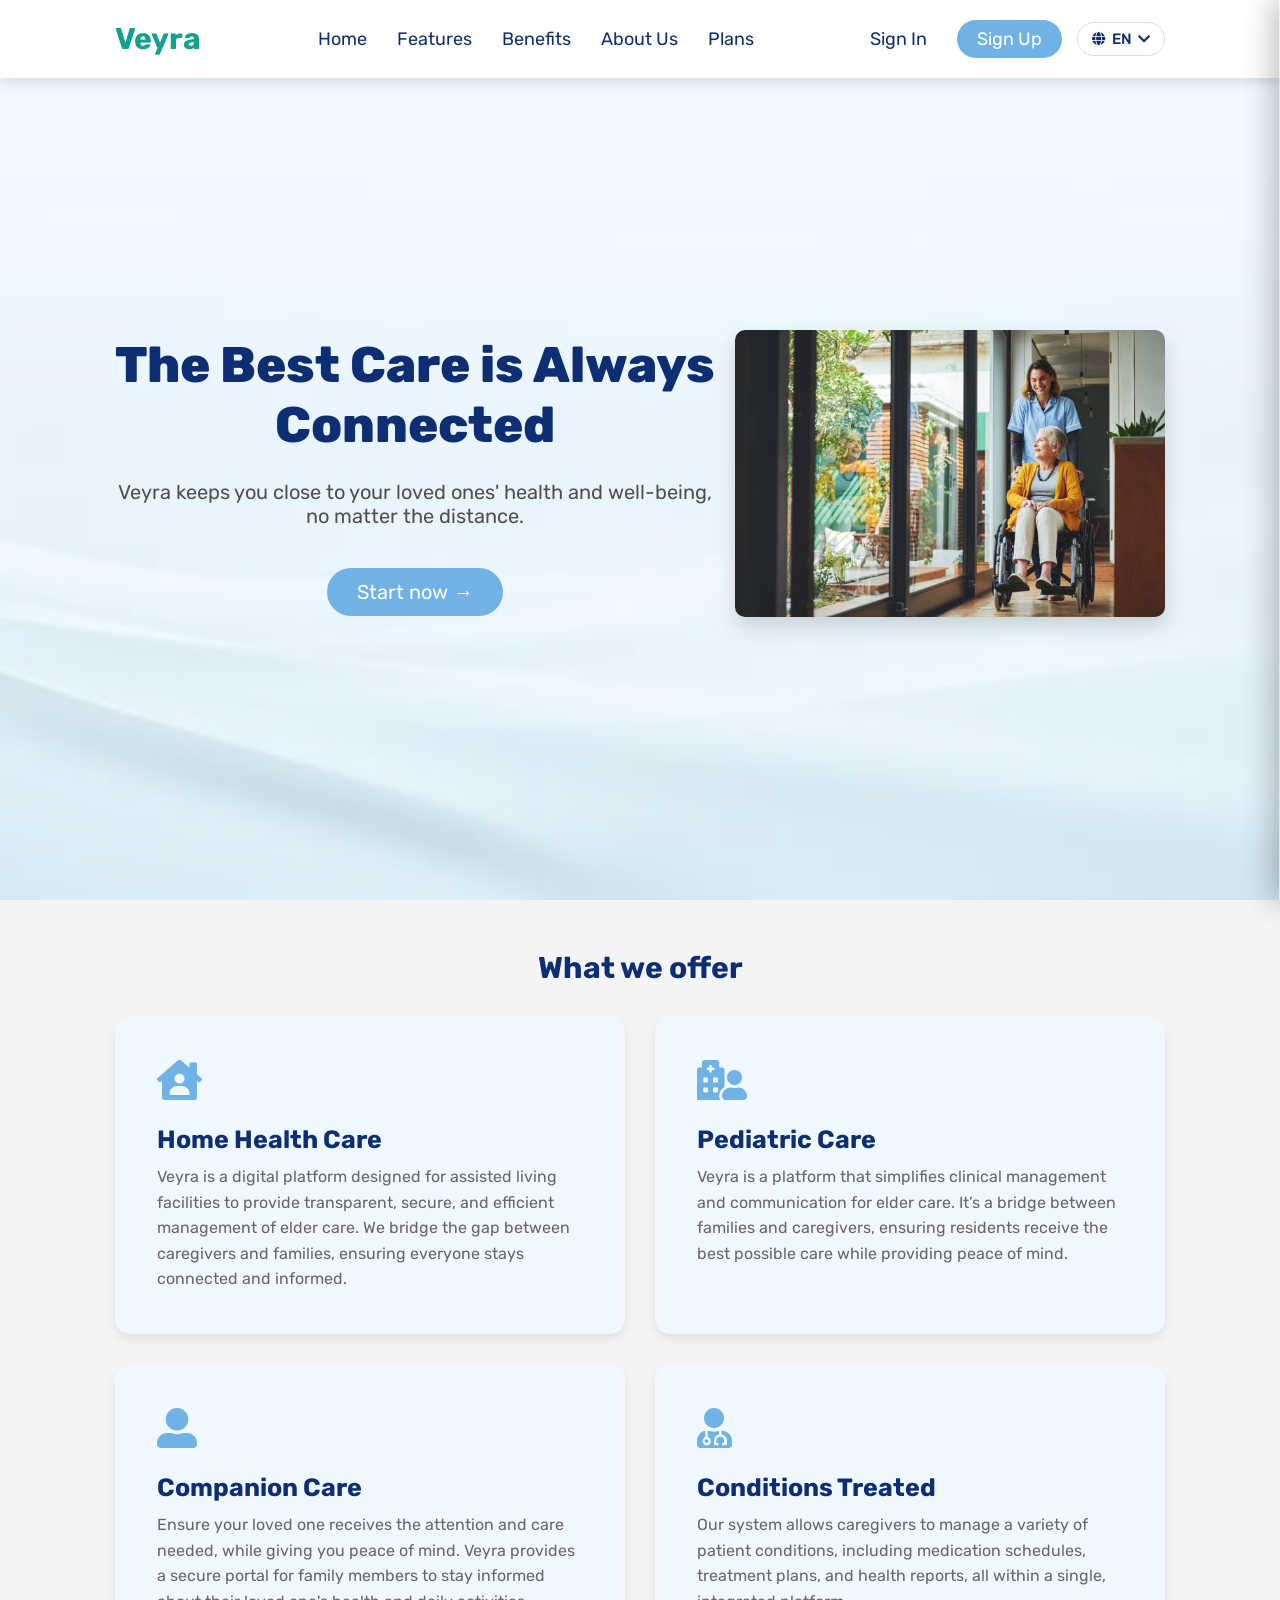
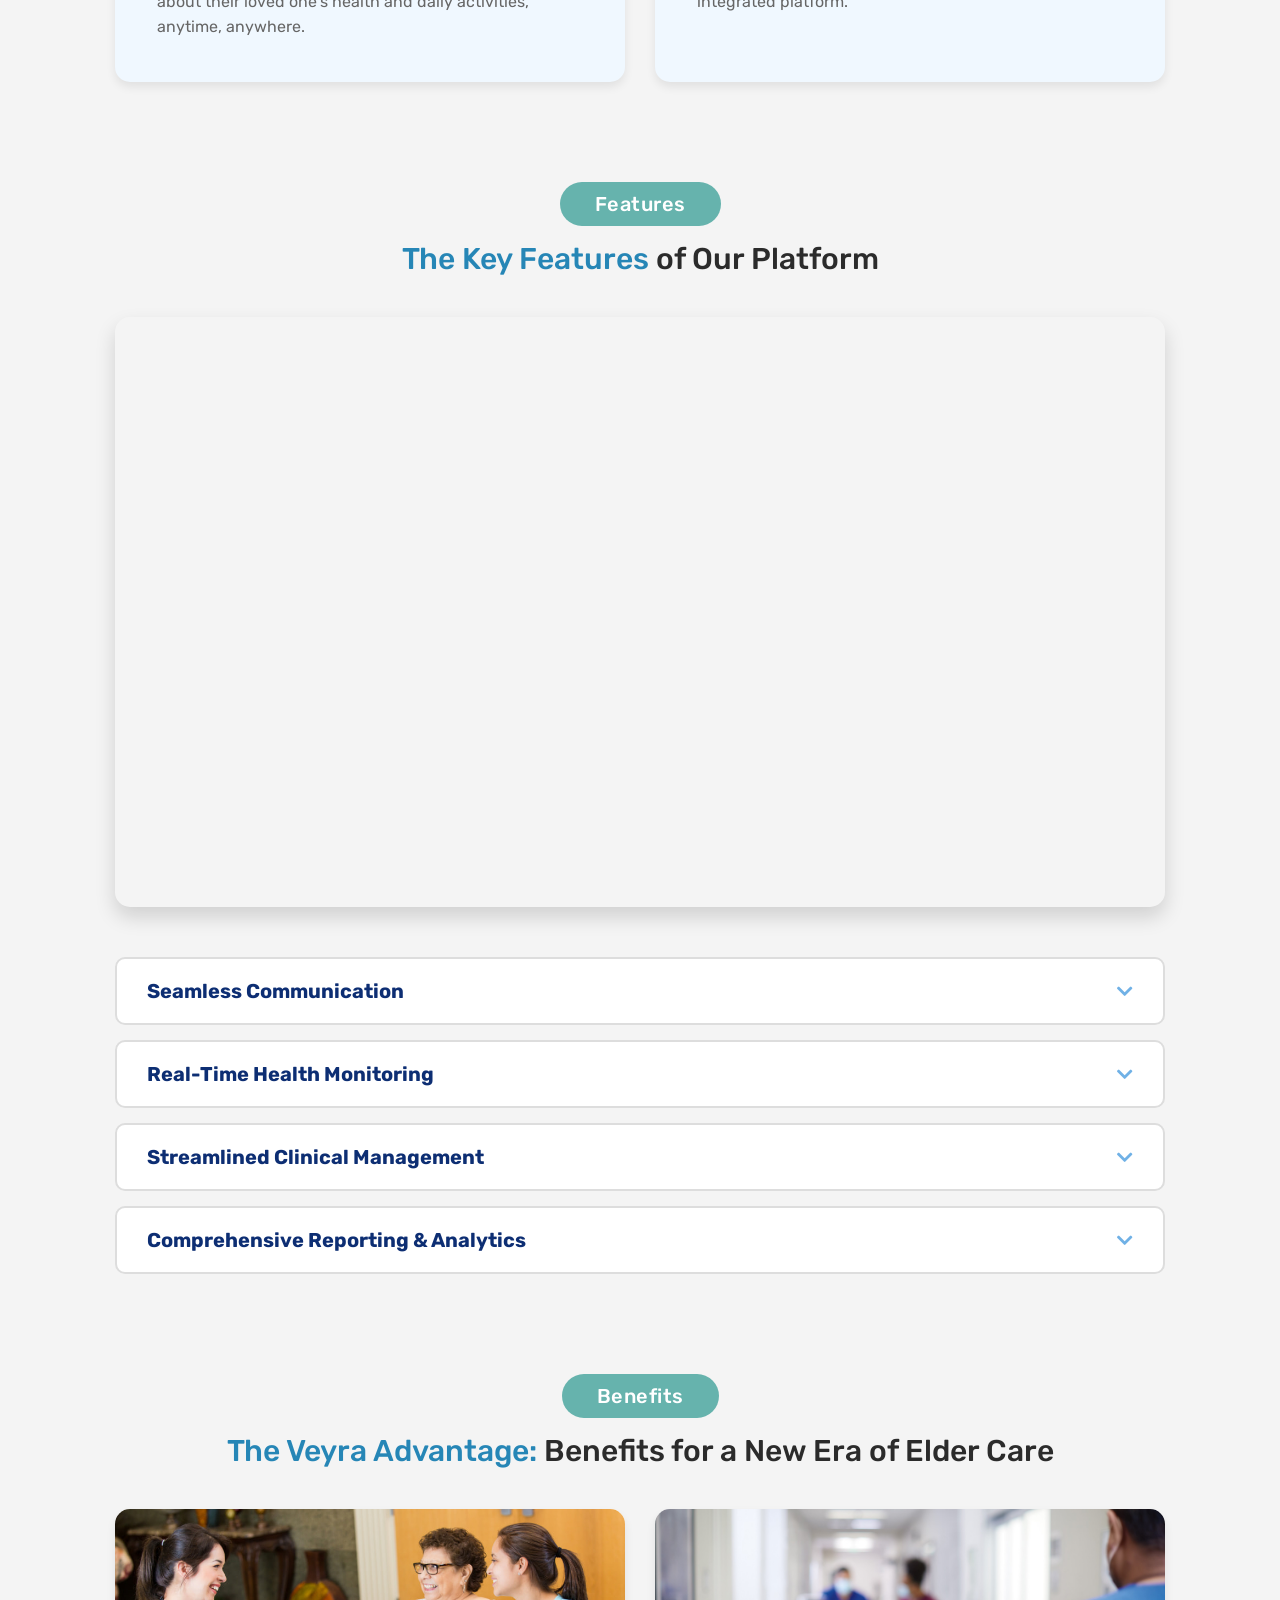
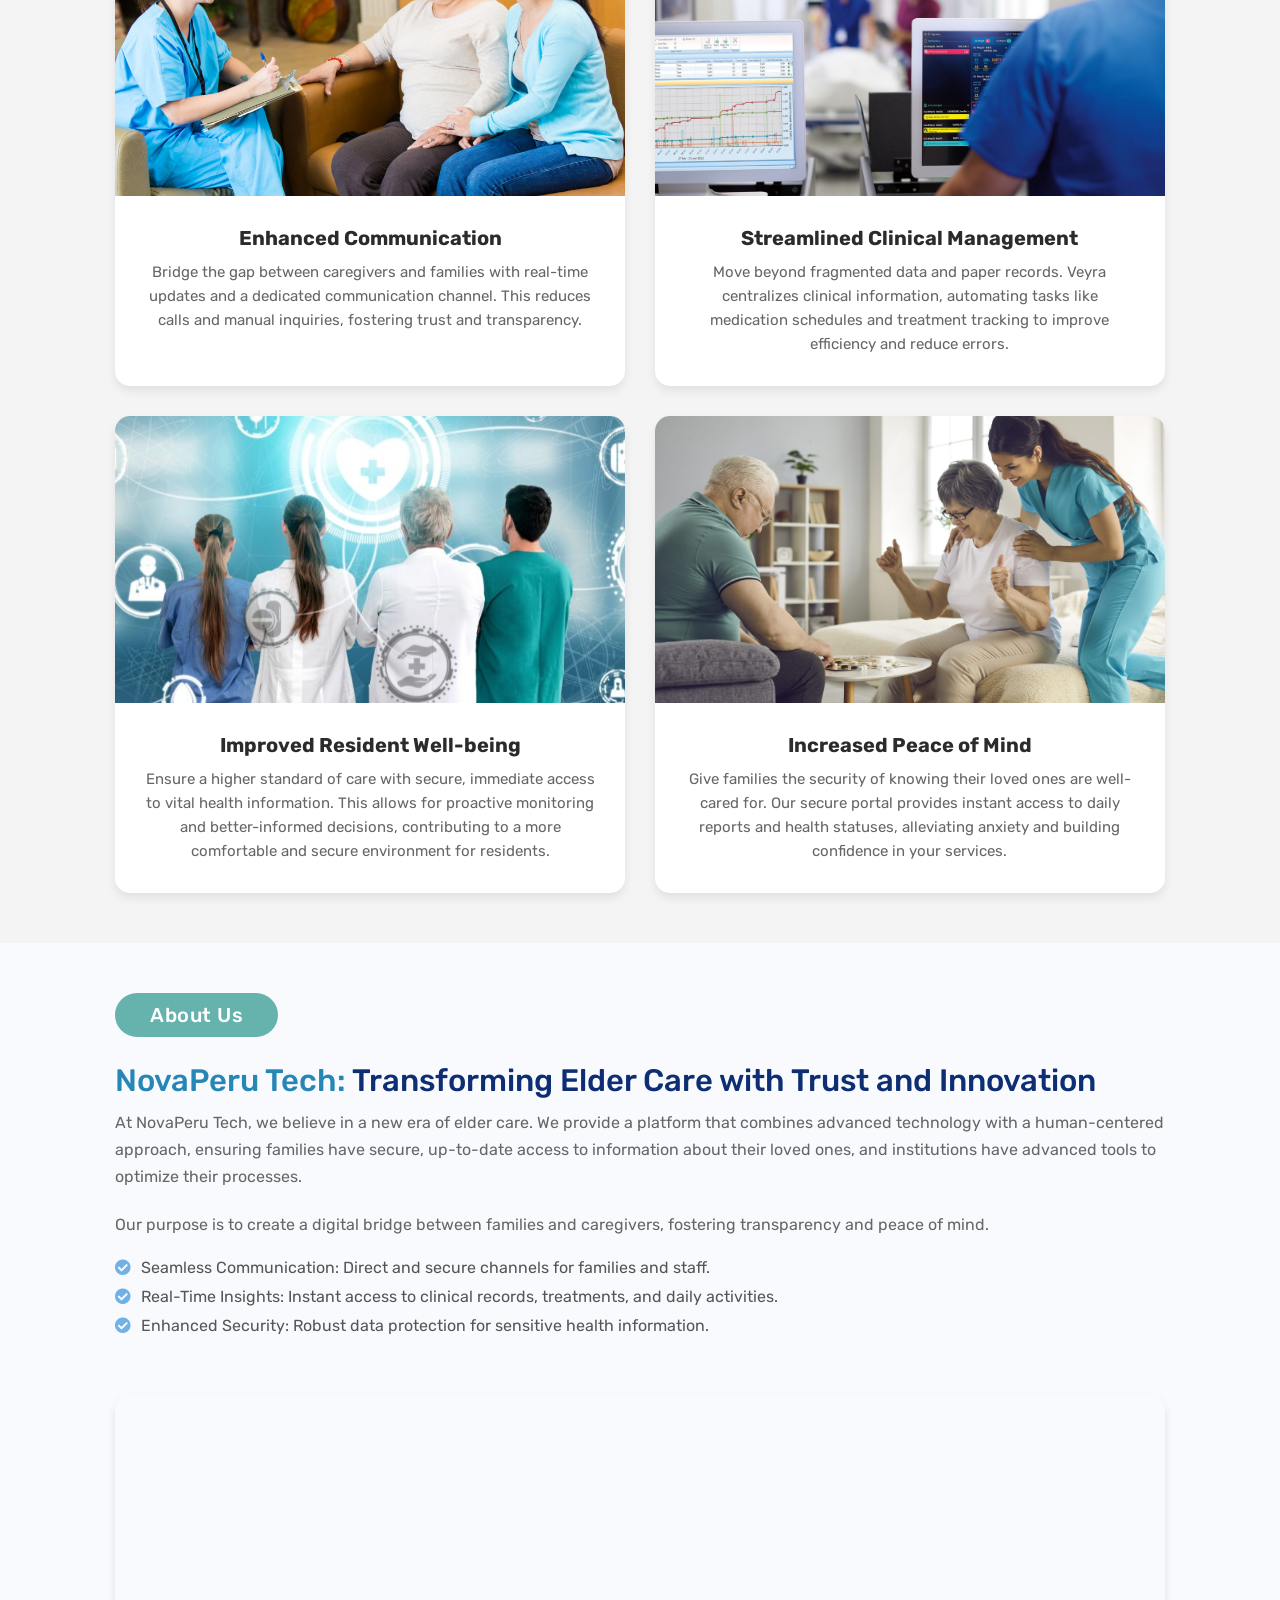
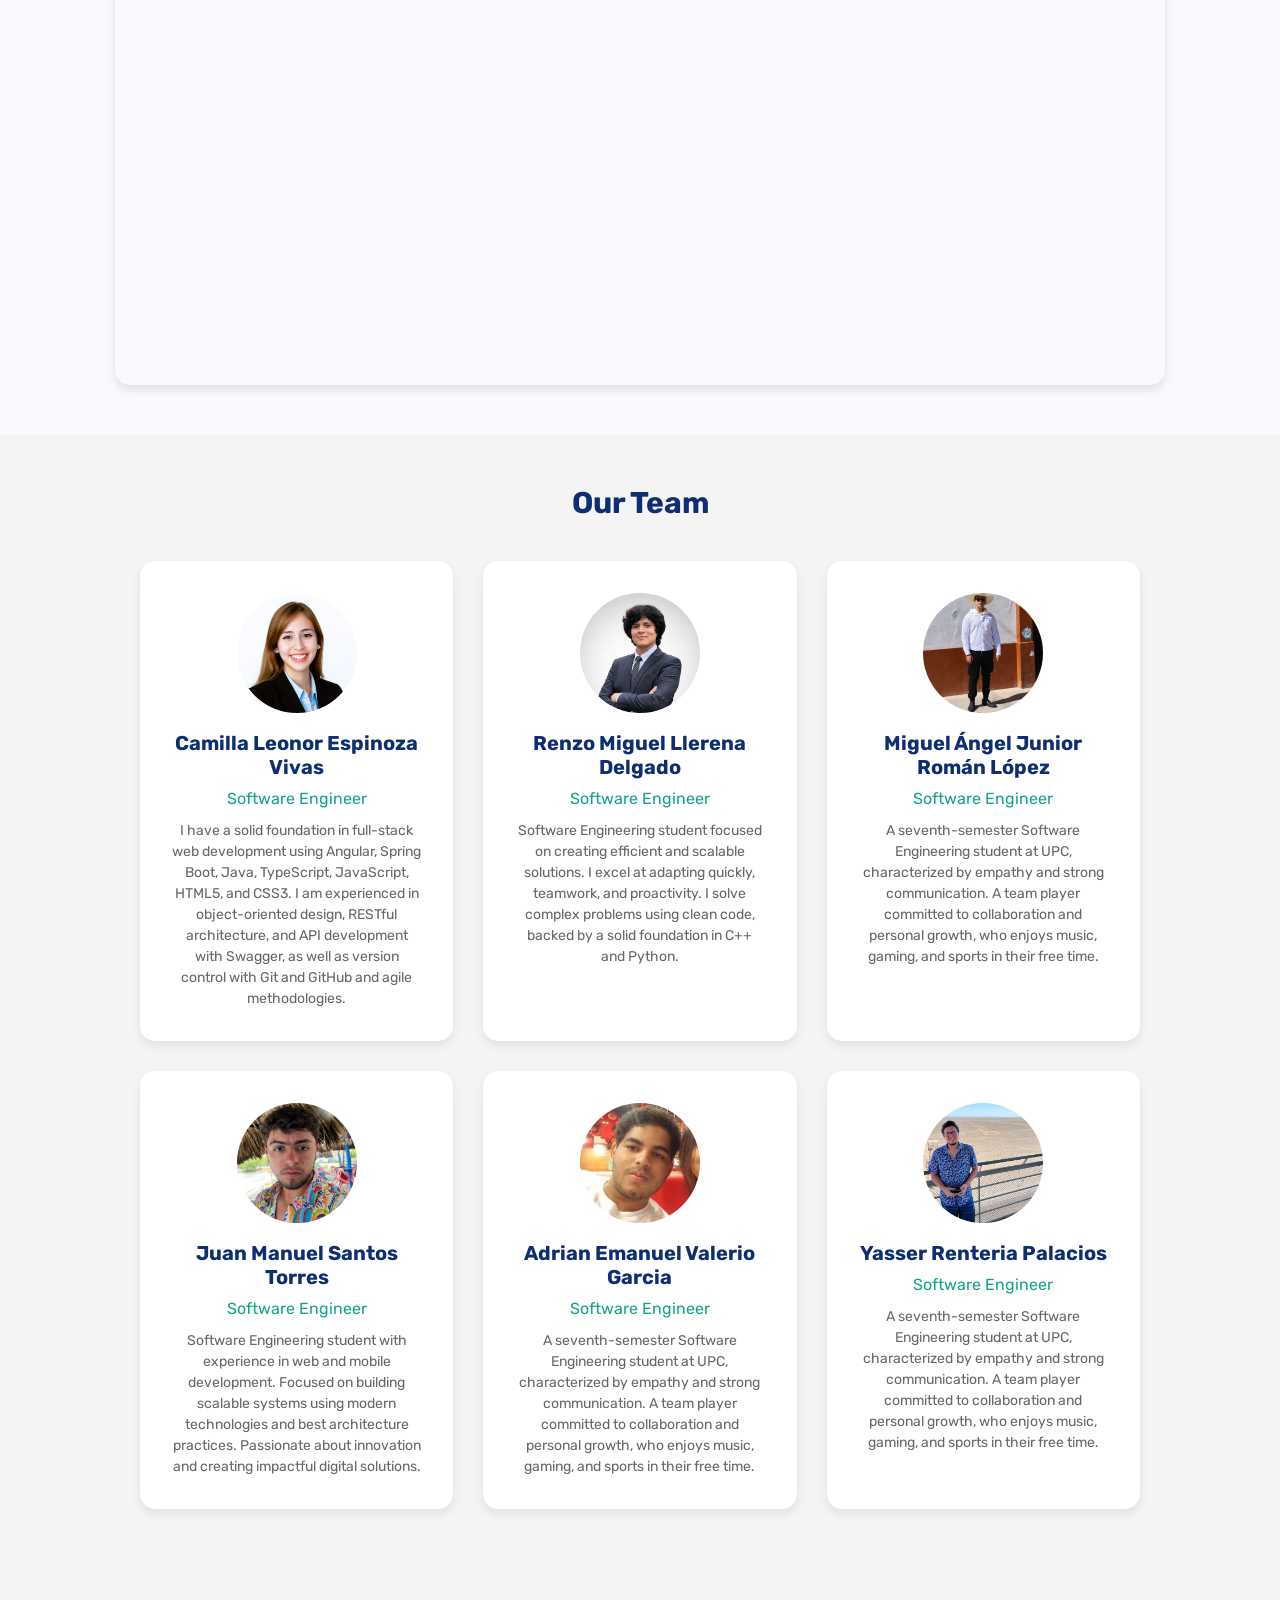
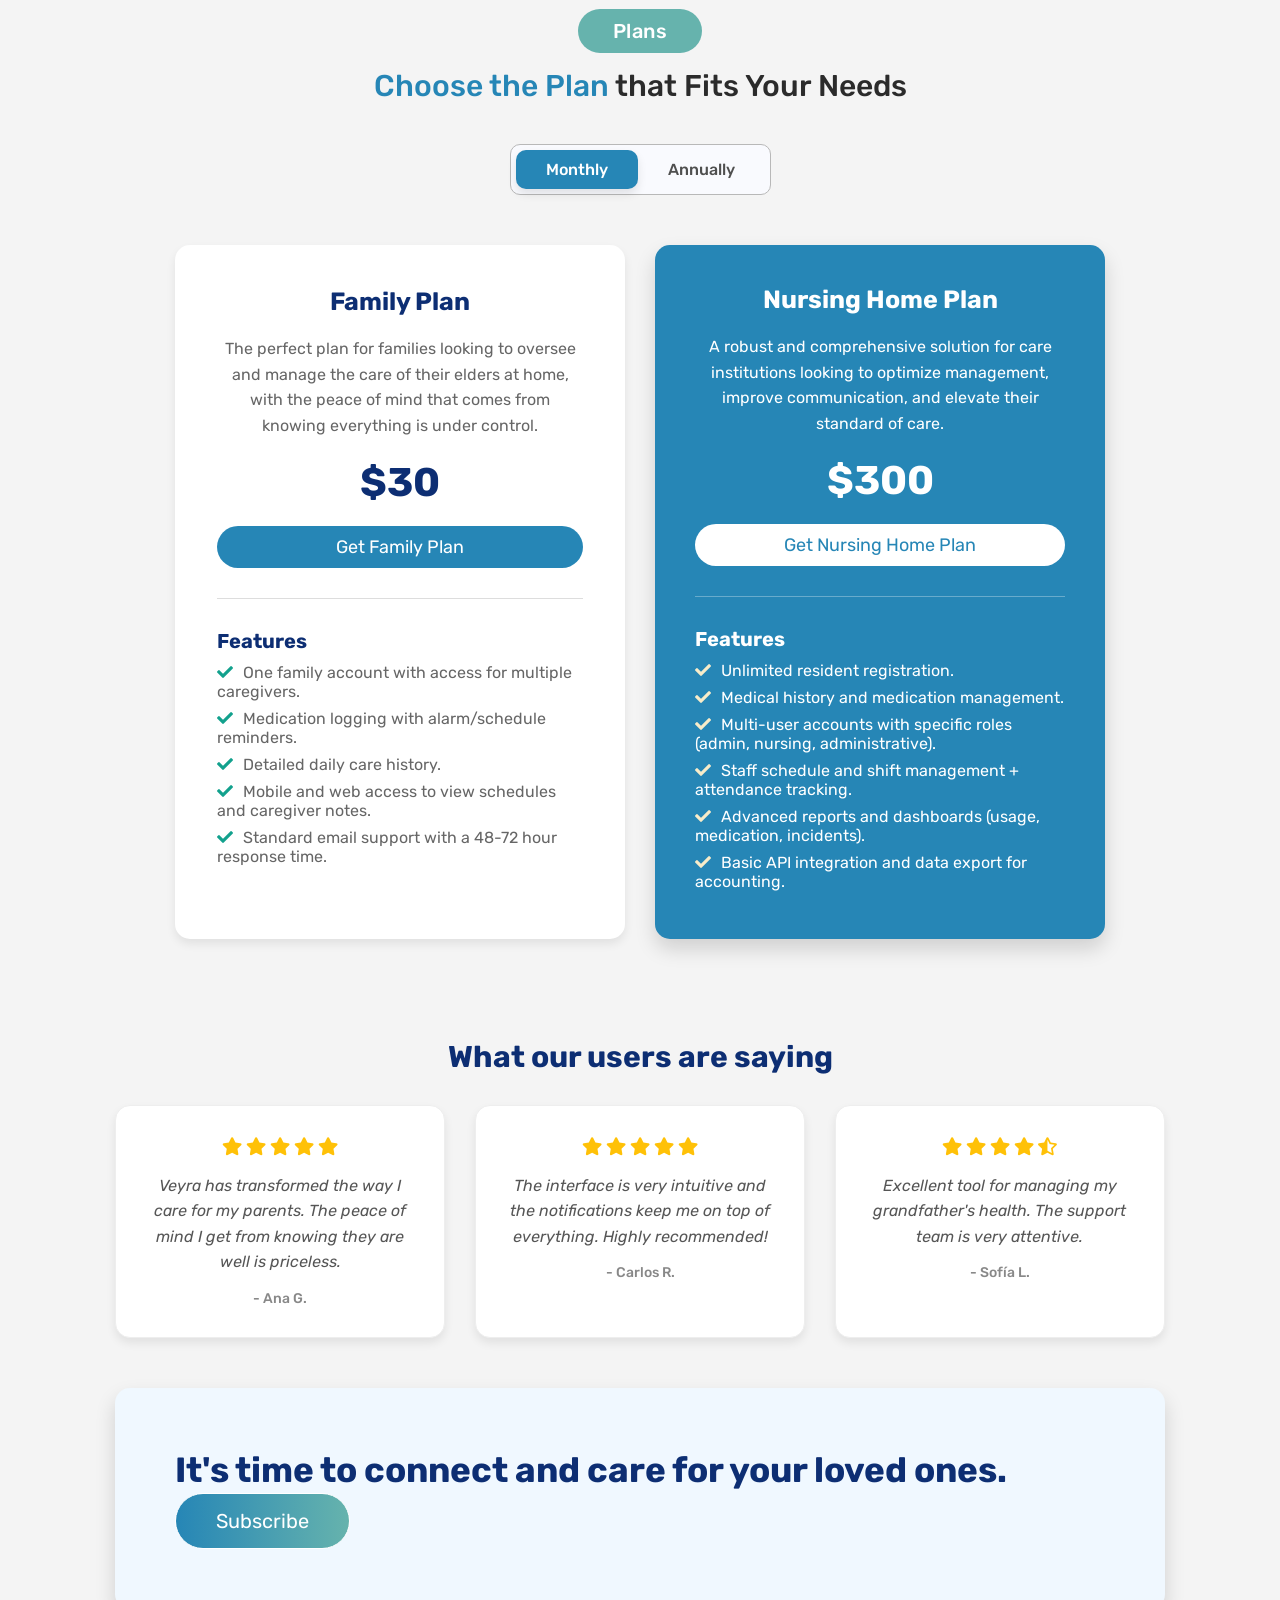
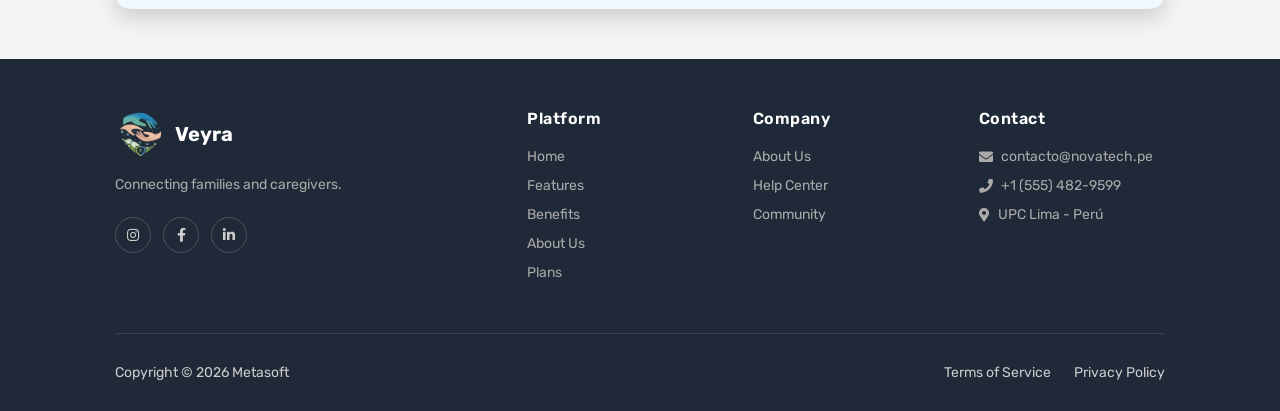
<file: index.html>
<!DOCTYPE html>
<html lang="en">
<head>
    <meta charset="UTF-8" />
    <meta http-equiv="X-UA-Compatible" content="IE=edge" />
    <meta name="viewport" content="width=device-width, initial-scale=1.0" />
    <title>Veyra</title>
    <link rel="stylesheet" href="https://cdnjs.cloudflare.com/ajax/libs/font-awesome/5.15.3/css/all.min.css" />
    <link rel="preconnect" href="https://fonts.googleapis.com">
    <link rel="preconnect" href="https://fonts.gstatic.com" crossorigin>
    <link href="https://fonts.googleapis.com/css2?family=Instrument+Serif:ital@0;1&family=Jost:ital,wght@0,100..900;1,100..900&family=Konkhmer+Sleokchher&family=Lexend&family=Manrope:wght@200..800&family=Rubik:ital,wght@0,300..900;1,300..900&display=swap" rel="stylesheet">
    <link rel="stylesheet" href="public/assets/styles/style.css" />
    <link rel="icon" href="favicon.ico">
</head>
<body>
<!-- Hero Section -->
<header class="header">
    <a href="#" class="logo">Veyra</a>
    <div class="menu-wrapper">
        <nav class="navbar">
            <a href="#home" data-i18n="nav.home">Home</a>
            <a href="#features" data-i18n="nav.features">Features</a>
            <a href="#benefits" data-i18n="nav.benefits">Benefits</a>
            <a href="#about" data-i18n="nav.about">About Us</a>
            <a href="#plans" data-i18n="nav.plans">Plans</a>
        </nav>
        <div class="buttons">
            <a href="https://veyra-frontend-application.web.app/iam/sign-in" class="btn sign-in" data-i18n="nav.signin">Sign In</a>

            <a href="https://veyra-frontend-application.web.app/iam/sign-up?role=admin" class="btn sign-up" data-i18n="nav.signup">Sign Up</a>
        </div>
    </div>
    <button id="language-switcher" aria-label="Switch language">
        <i class="fas fa-globe"></i>
        <span id="lang-label">EN</span>
        <i class="fas fa-chevron-down"></i>
    </button>
    <div id="menu-btn" class="fas fa-bars"></div>
</header>
<!-- Home Section -->
<section class="home" id="home">
    <div class="hero-content-wrapper">
        <h1 data-i18n="hero.title">The Best Care is Always Connected</h1>
        <p data-i18n="hero.subtitle">Veyra keeps you close to your loved ones' health and well-being, no matter the distance.</p>
        <a href="https://brave-river-060406e0f.3.azurestaticapps.net" class="btn-home" data-i18n="hero.cta">Start now →</a> 
    </div>
    <div class="image-container">
        <div class="home-image">
            <img src="public/assets/images/nurse-pushing-senior-woman-in-wheelchair.jpg" alt="A smiling nurse in blue uniform is gently pushing a happy senior woman in a wheelchair down a bright, sunlit hallway near a large window, suggesting assisted living or home care.">
        </div>
    </div>
</section>
<!-- What we offer Section -->
<section class="what-we-offer"> 
    <h1 class="heading" data-i18n="services.heading">What we offer</h1>
    <div class="container">
        <div class="offer-box">
            <div class="icon-container"><i class="fas fa-house-user"></i></div>
            <h3 data-i18n="services.card1.title">Home Health Care</h3>
            <p data-i18n="services.card1.text">Veyra is a digital platform designed for assisted living facilities to provide transparent, secure, and efficient management of elder care. We bridge the gap between caregivers and families, ensuring everyone stays connected and informed.</p>
        </div>
        <div class="offer-box">
            <div class="icon-container"><i class="fas fa-hospital-user"></i></div>
            <h3 data-i18n="services.card2.title">Pediatric Care</h3>
            <p data-i18n="services.card2.text">Veyra is a platform that simplifies clinical management and communication for elder care. It’s a bridge between families and caregivers, ensuring residents receive the best possible care while providing peace of mind.</p>
        </div>
        <div class="offer-box">
            <div class="icon-container"><i class="fas fa-user-alt"></i></div>
            <h3 data-i18n="services.card3.title">Companion Care</h3>
            <p data-i18n="services.card3.text">Ensure your loved one receives the attention and care needed, while giving you peace of mind. Veyra provides a secure portal for family members to stay informed about their loved one's health and daily activities, anytime, anywhere.</p>
        </div>
        <div class="offer-box">
            <div class="icon-container"><i class="fas fa-user-md"></i></div>
            <h3 data-i18n="services.card4.title">Conditions Treated</h3>
            <p data-i18n="services.card4.text">Our system allows caregivers to manage a variety of patient conditions, including medication schedules, treatment plans, and health reports, all within a single, integrated platform.</p>
        </div>
    </div>
</section>
<!-- Features Section -->
<section class="features-accordion" id="features">
    <span class="section-button-title" data-i18n="features.button">Features</span>
    <h2 class="section-heading-split">
        <span class="highlight-blue" data-i18n="features.heading1">The Key Features</span> <span data-i18n="features.heading2">of Our Platform</span>
    </h2>
    <div class="features-container-split">
        <div class="video-container-split">
            <iframe src="https://www.youtube.com/embed/DCPqVW0C2Po" title="Veyra Features Video" frameborder="0" allowfullscreen></iframe>
        </div>
        <div class="accordion-container">
            <div class="accordion-item">
                <div class="accordion-title">
                    <h4 data-i18n="features.accordion1.title">Seamless Communication</h4>
                    <i class="fas fa-chevron-down"></i>
                </div>
                <div class="accordion-content">
                    <p data-i18n="features.accordion1.text">Bridge the gap between caregivers and families with real-time updates and a dedicated communication channel. This reduces calls and manual inquiries, fostering trust and transparency.</p>
                </div>
            </div>
            <div class="accordion-item">
                <div class="accordion-title">
                    <h4 data-i18n="features.accordion2.title">Real-Time Health Monitoring</h4>
                    <i class="fas fa-chevron-down"></i>
                </div>
                <div class="accordion-content">
                    <p data-i18n="features.accordion2.text">Ensure a higher standard of care with secure, immediate access to vital health information. This allows for proactive monitoring and better-informed decisions, contributing to a more comfortable and secure environment for residents.</p>
                </div>
            </div>
            <div class="accordion-item">
                <div class="accordion-title">
                    <h4 data-i18n="features.accordion3.title">Streamlined Clinical Management</h4>
                    <i class="fas fa-chevron-down"></i>
                </div>
                <div class="accordion-content">
                    <p data-i18n="features.accordion3.text">Move beyond fragmented data and paper records. Veyra centralizes clinical information, automating tasks like medication schedules and treatment tracking to improve efficiency and reduce errors.</p>
                </div>
            </div>
            <div class="accordion-item">
                <div class="accordion-title">
                    <h4 data-i18n="features.accordion4.title">Comprehensive Reporting & Analytics</h4>
                    <i class="fas fa-chevron-down"></i>
                </div>
                <div class="accordion-content">
                    <p data-i18n="features.accordion4.text">Our advanced reporting tools give you deep insights into care quality, staff performance, and resident well-being, helping institutions make data-driven decisions and enhance their services.</p>
                </div>
            </div>
        </div>
    </div>
</section>
<!-- Benefits Section -->
<section class="benefits-section" id="benefits">
    <span class="section-button-title" data-i18n="benefits.button">Benefits</span>
    <h2 class="section-heading-split">
        <span class="highlight-blue" data-i18n="benefits.heading1">The Veyra Advantage:</span> <span data-i18n="benefits.heading2">Benefits for a New Era of Elder Care</span>
    </h2>
    <div class="benefits-grid-image">
        <div class="benefit-card-image">
            <div class="card-image-container">
                <img src="public/assets/images/nurse-consulting-with-senior-woman-and-daughter.jpg" alt="A smiling nurse in blue scrubs is sitting on a sofa and writing on a clipboard while consulting with an older adult woman and a younger female relative, all smiling and engaged in a friendly discussion about care options.">
            </div>
            <div class="card-content">
                <h3 data-i18n="benefits.card1.title">Enhanced Communication</h3>
                <p data-i18n="benefits.card1.text">Bridge the gap between caregivers and families with real-time updates and a dedicated communication channel. This reduces calls and manual inquiries, fostering trust and transparency.</p>
            </div>
        </div>
        <div class="benefit-card-image">
            <div class="card-image-container">
                <img src="public/assets/images/medical-staff-monitoring-patient-data-on-screens.jpg" alt="A view over the shoulder of a male medical worker, wearing scrubs and a mask, looking at two computer screens displaying critical patient data, including vital signs and graph trends, in a busy hospital hallway.">
            </div>
            <div class="card-content">
                <h3 data-i18n="benefits.card2.title">Streamlined Clinical Management</h3>
                <p data-i18n="benefits.card2.text">Move beyond fragmented data and paper records. Veyra centralizes clinical information, automating tasks like medication schedules and treatment tracking to improve efficiency and reduce errors.</p>
            </div>
        </div>
        <div class="benefit-card-image">
            <div class="card-image-container">
                <img src="public/assets/images/healthcare-team-with-digital-medical-overlay.jpg" alt="A team of doctors and nurses standing with their backs to the camera, looking at a complex, blue digital display with interconnecting health and medical icons like a heart, syringe, and ambulance, representing advanced healthcare technology and network.">
            </div>
            <div class="card-content">
                <h3 data-i18n="benefits.card3.title">Improved Resident Well-being</h3>
                <p data-i18n="benefits.card3.text">Ensure a higher standard of care with secure, immediate access to vital health information. This allows for proactive monitoring and better-informed decisions, contributing to a more comfortable and secure environment for residents.</p>
            </div>
        </div>
        <div class="benefit-card-image">
            <div class="card-image-container">
                <img src="public/assets/images/nurse-with-seniors-playing-board-game-at-nursing-home.jpg" alt="A female nurse is cheering on a delighted senior woman who gives a thumbs-up while sitting with an elderly man at a small table, playing a board game in a brightly lit residential care setting.">
            </div>
            <div class="card-content">
                <h3 data-i18n="benefits.card4.title">Increased Peace of Mind</h3>
                <p data-i18n="benefits.card4.text">Give families the security of knowing their loved ones are well-cared for. Our secure portal provides instant access to daily reports and health statuses, alleviating anxiety and building confidence in your services.</p>
            </div>
        </div>
    </div>
</section>
<!-- About Us Section -->
<section class="about-us" id="about">
    <div class="container-about">
        <div class="content-about">
            <span class="section-button-title" data-i18n="about.button">About Us</span>
            <h2 class="section-heading-split">
                <span class="highlight-blue" data-i18n="about.heading1">NovaPeru Tech:</span> <span data-i18n="about.heading2">Transforming Elder Care with Trust and Innovation</span>
            </h2>
            <p data-i18n="about.p1">At NovaPeru Tech, we believe in a new era of elder care. We provide a platform that combines advanced technology with a human-centered approach, ensuring families have secure, up-to-date access to information about their loved ones, and institutions have advanced tools to optimize their processes.</p>
            <p data-i18n="about.p2">Our purpose is to create a digital bridge between families and caregivers, fostering transparency and peace of mind.</p>
            <ul>
                <li><i class="fas fa-check-circle"></i><span data-i18n="about.list1"> Seamless Communication: Direct and secure channels for families and staff.</span></li>
                <li><i class="fas fa-check-circle"></i><span data-i18n="about.list2"> Real-Time Insights: Instant access to clinical records, treatments, and daily activities.</span></li>
                <li><i class="fas fa-check-circle"></i><span data-i18n="about.list3"> Enhanced Security: Robust data protection for sensitive health information.</span></li>
            </ul>
        </div>
        <div class="video-container">
            <iframe src="https://www.youtube.com/embed/y8BT2t5zpZ8" title="Veyra About Us Video" frameborder="0" allowfullscreen></iframe>
        </div>
    </div>
</section>
<!-- Our Team Section -->
<section class="our-team">
    <h1 class="heading" data-i18n="team.heading">Our Team</h1>
    <div class="team-grid">
        <div class="team-member">
            <img src="public/assets/images/veyra-team-member-camilla-icon.jpg" alt="Camilla Leonor Espinoza Vivas">
            <h3>Camilla Leonor Espinoza Vivas</h3>
            <p data-i18n="team.role">Software Engineer</p>
            <span data-i18n="team.member1"></span>
        </div>
        <div class="team-member">
            <img src="public/assets/images/veyra-team-member-renzo-icon.jpg" alt="Renzo Miguel Llerena Delgado">
            <h3>Renzo Miguel Llerena Delgado</h3>
            <p data-i18n="team.role">Software Engineer</p>
            <span data-i18n="team.member2"></span>
        </div>
        <div class="team-member">
            <img src="public/assets/images/veyra-team-member-miguel-icon.jpg" alt="Miguel Angel Junior Roman Lopez">
            <h3>Miguel Ángel Junior Román López</h3>
            <p data-i18n="team.role">Software Engineer</p>
            <span data-i18n="team.member5">A Software Engineering student with knowledge in C++, OOP, and web design. My contribution to the team is my commitment to punctuality, research, and creative problem-solving to ensure a great project outcome.</span>
        </div>
        <div class="team-member">
            <img src="public/assets/images/veyra-team-member-juan-icon.png" alt="Juan Manuel Santos Torres">
            <h3>Juan Manuel Santos Torres</h3>
            <p data-i18n="team.role">Software Engineer</p>
            <span data-i18n="team.member3">Software Engineering student experienced in full-stack development with React, TypeScript, Spring Boot, and MySQL. Strong in building scalable applications using DDD and RESTful APIs, with interest in cloud computing, data analysis, and agile development practices.</span>
        </div>
        <div class="team-member">
            <img src="public/assets/images/veyra-team-member-adrianval-icon.jpg" alt="Adrian Valerio">
            <h3>Adrian Emanuel Valerio Garcia</h3>
            <p data-i18n="team.role">Software Engineer</p>
            <span data-i18n="team.member5">A Software Engineering student with a foundation in C++, object-oriented programming, and web design. I contribute to the team through strong punctuality, continuous research, and a creative approach to problem-solving, aiming to achieve high-quality project results.</span>
        </div>
        <div class="team-member">
            <img src="public/assets/images/yasser.jpeg" alt="Yasser Renteria Palacios ">
            <h3>Yasser Renteria Palacios</h3>
            <p data-i18n="team.role">A Software Engineering student experienced in C++, object-oriented programming, and web development. I add value to the team through reliability, proactive learning, and innovative problem-solving, with a focus on delivering effective and well-crafted solutions.
</p>
            <span data-i18n="team.member5"></span>
        </div>
    </div>
</section>
<!-- Plans Section -->
<section class="plans" id="plans">
    <span class="section-button-title" data-i18n="plans.button">Plans</span>
    <h2 class="section-heading-split">
        <span class="highlight-blue" data-i18n="plans.heading1">Choose the Plan</span> <span data-i18n="plans.heading2">that Fits Your Needs</span>
    </h2>

    <div class="plan-toggle">
        <button class="toggle-btn active" data-plan="monthly" data-i18n="plans.monthly">Monthly</button>
        <button class="toggle-btn" data-plan="annually" data-i18n="plans.annually">Annually</button>
    </div>
    <div class="plans-container">
        <div class="plan-card" data-plan-type="family">
            <h3 data-i18n="plans.family.title">Family Plan</h3>
            <p class="plan-description" data-i18n="plans.family.description">The perfect plan for families looking to oversee and manage the care of their elders at home, with the peace of mind that comes from knowing everything is under control.</p>
            <div class="price">
                <p class="monthly-price" data-i18n="plans.family.price.monthly">$30 <span data-i18n="plans.family.price.monthly_unit">/Per month</span></p>
                <p class="annually-price" style="display: none;" data-i18n="plans.family.price.annually">$300 <span data-i18n="plans.family.price.annually_unit">/Per year</span></p>
            </div>
            <p class="annual-save" style="display: none;" data-i18n="plans.save">Save 15% annually</p>
        <a href="https://veyra-frontend-application.web.app/payments/plans/family" 
            class="btn" 
            data-i18n="plans.family.cta">
            Get Family Plan
        </a>
            <hr class="plan-divider">
            <div class="features">
                <h4 data-i18n="plans.features_heading">Features</h4>
                <ul>
                    <li><i class="fas fa-check"></i><span data-i18n="plans.family.feature1"> One family account with access for multiple caregivers.</span></li>
                    <li><i class="fas fa-check"></i><span data-i18n="plans.family.feature2"> Medication logging with alarm/schedule reminders.</span></li>
                    <li><i class="fas fa-check"></i><span data-i18n="plans.family.feature3"> Detailed daily care history.</span></li>
                    <li><i class="fas fa-check"></i><span data-i18n="plans.family.feature4"> Mobile and web access to view schedules and caregiver notes.</span></li>
                    <li><i class="fas fa-check"></i><span data-i18n="plans.family.feature5"> Standard email support with a 48-72 hour response time.</span></li>
                </ul>
            </div>
        </div>

        <div class="plan-card highlight-card" data-plan-type="nursing">
            <h3 data-i18n="plans.nursing.title">Nursing Home Plan</h3>
            <p class="plan-description" data-i18n="plans.nursing.description">A robust and comprehensive solution for care institutions looking to optimize management, improve communication, and elevate their standard of care.</p>
            <div class="price">
                <p class="monthly-price" data-i18n="plans.nursing.price.monthly">$300 <span data-i18n="plans.nursing.price.monthly_unit">/Per month</span></p>
                <p class="annually-price" style="display: none;" data-i18n="plans.nursing.price.annually">$3000 <span data-i18n="plans.nursing.price.annually_unit">/Per year</span></p>
            </div>
            <p class="annual-save" style="display: none;" data-i18n="plans.save">Save 15% annually</p>
            <a href="https://veyra-frontend-application.web.app/payments/plans/nursing-home" class="btn" data-i18n="plans.nursing.cta">Get Nursing Home Plan</a>
            <hr class="plan-divider">
            <div class="features">
                <h4 data-i18n="plans.features_heading">Features</h4>
                <ul>
                    <li><i class="fas fa-check"></i><span data-i18n="plans.nursing.feature1"> Unlimited resident registration.</span></li>
                    <li><i class="fas fa-check"></i><span data-i18n="plans.nursing.feature2"> Medical history and medication management.</span></li>
                    <li><i class="fas fa-check"></i><span data-i18n="plans.nursing.feature3"> Multi-user accounts with specific roles (admin, nursing, administrative).</span></li>
                    <li><i class="fas fa-check"></i><span data-i18n="plans.nursing.feature4"> Staff schedule and shift management + attendance tracking.</span></li>
                    <li><i class="fas fa-check"></i><span data-i18n="plans.nursing.feature5"> Advanced reports and dashboards (usage, medication, incidents).</span></li>
                    <li><i class="fas fa-check"></i><span data-i18n="plans.nursing.feature6"> Basic API integration and data export for accounting.</span></li>
                </ul>
            </div>
        </div>
    </div>
</section>
<!-- Testimonials and CTA Section -->
<section class="testimonials-cta">
    <div class="container-reviews">
        <h3 class="reviews-heading" data-i18n="testimonials.heading">What our users are saying</h3>
        <div class="review-grid">
            <div class="review-card">
                <div class="review-stars">
                    <i class="fas fa-star"></i>
                    <i class="fas fa-star"></i>
                    <i class="fas fa-star"></i>
                    <i class="fas fa-star"></i>
                    <i class="fas fa-star"></i>
                </div>
                <p class="review-text" data-i18n="testimonials.review1">"Veyra has transformed the way I care for my parents. The peace of mind I get from knowing they are well is priceless."</p>
                <p class="reviewer-name">- Ana G.</p>
            </div>
            <div class="review-card">
                <div class="review-stars">
                    <i class="fas fa-star"></i>
                    <i class="fas fa-star"></i>
                    <i class="fas fa-star"></i>
                    <i class="fas fa-star"></i>
                    <i class="fas fa-star"></i>
                </div>
                <p class="review-text" data-i18n="testimonials.review2">"The interface is very intuitive and the notifications keep me on top of everything. Highly recommended!"</p>
                <p class="reviewer-name">- Carlos R.</p>
            </div>
            <div class="review-card">
                <div class="review-stars">
                    <i class="fas fa-star"></i>
                    <i class="fas fa-star"></i>
                    <i class="fas fa-star"></i>
                    <i class="fas fa-star"></i>
                    <i class="fas fa-star-half-alt"></i>
                </div>
                <p class="review-text" data-i18n="testimonials.review3">"Excellent tool for managing my grandfather's health. The support team is very attentive."</p>
                <p class="reviewer-name">- Sofía L.</p>
            </div>
        </div>
    </div>

    <div class="container-cta">
        <div class="cta-content">
            <h2 class="cta-heading" data-i18n="cta.heading">It's time to connect and care for your loved ones.</h2>
            <a href="#" class="btn subscribe-btn" data-i18n="cta.button">Subscribe</a>
        </div>
    </div>
</section>
<!-- Footer Section -->
<footer class="footer">
    <div class="footer-grid">
        <div class="footer-brand">
            <div class="footer-logo">
                <img src="public/assets/images/the-logo-of-veyra.png" alt="The official logo of Veyra.">
                <p>Veyra</p>
            </div>
            <p class="footer-tagline" data-i18n="footer.tagline">Connecting families and caregivers.</p>
            <div class="footer-socials">
                <a href="#" aria-label="Instagram"><i class="fab fa-instagram"></i></a>
                <a href="#" aria-label="Facebook"><i class="fab fa-facebook-f"></i></a>
                <a href="#" aria-label="LinkedIn"><i class="fab fa-linkedin-in"></i></a>
            </div>
        </div>
        <div class="footer-col">
            <h4 data-i18n="footer.platform.heading">Platform</h4>
            <a href="#home" data-i18n="nav.home">Home</a>
            <a href="#features" data-i18n="nav.features">Features</a>
            <a href="#benefits" data-i18n="nav.benefits">Benefits</a>
            <a href="#about" data-i18n="nav.about">About Us</a>
            <a href="#plans" data-i18n="nav.plans">Plans</a>
        </div>
        <div class="footer-col">
            <h4 data-i18n="footer.company.heading">Company</h4>
            <a href="#" data-i18n="footer.company.link1">About Us</a>
            <a href="#" data-i18n="footer.company.link2">Help Center</a>
            <a href="#" data-i18n="footer.company.link3">Community</a>
        </div>
        <div class="footer-col">
            <h4 data-i18n="footer.contact.heading">Contact</h4>
            <a href="mailto:contacto@novatech.com"><i class="fas fa-envelope"></i><span>contacto@novatech.pe</span></a>
            <p><i class="fas fa-phone"></i><span data-i18n="footer.contact.phone">+1 (555) 482-9599</span></p>
            <p><i class="fas fa-map-marker-alt"></i><span data-i18n="footer.contact.location">UPC Lima - Perú</span></p>
        </div>
    </div>
    <div class="copyright">
        <p id="footer-copyright"></p>
        <div class="legal-links">
            <button class="drawer-trigger" data-drawer="drawer-tos" data-i18n="footer.legal.terms">Terms of Service</button>
            <button class="drawer-trigger" data-drawer="drawer-privacy" data-i18n="footer.legal.privacy">Privacy Policy</button>
        </div>
    </div>
</footer>


<!-- Scroll To Top Button -->
<button id="scroll-top-btn" aria-label="Back to top"><i class="fas fa-chevron-up"></i></button>

<!-- Legal Drawer Overlay -->
<div id="drawer-overlay"></div>

<!-- Terms of Service Drawer -->
<div class="legal-drawer" id="drawer-tos" role="dialog" aria-modal="true" aria-label="Terms of Service" data-src="public/sections/tos.html">
    <div class="drawer-header">
        <div class="drawer-title-group">
            <h2 data-i18n="footer.legal.terms">Terms of Service</h2>
            <span class="drawer-date"><span data-lang="en">Last updated: April 2026</span><span data-lang="es">Última actualización: Abril 2026</span></span>
        </div>
        <div class="drawer-header-actions">
            <a href="public/sections/tos.html" target="_blank" class="drawer-external-link" aria-label="Open full page"><i class="fas fa-external-link-alt"></i></a>
            <button class="drawer-close" aria-label="Close"><i class="fas fa-times"></i></button>
        </div>
    </div>
    <div class="drawer-body"><span class="drawer-loader"><i class="fas fa-spinner fa-spin"></i></span></div>
</div>

<!-- Privacy Policy Drawer -->
<div class="legal-drawer" id="drawer-privacy" role="dialog" aria-modal="true" aria-label="Privacy Policy" data-src="public/sections/policies.html">
    <div class="drawer-header">
        <div class="drawer-title-group">
            <h2 data-i18n="footer.legal.privacy">Privacy Policy</h2>
            <span class="drawer-date"><span data-lang="en">Last updated: April 2026</span><span data-lang="es">Última actualización: Abril 2026</span></span>
        </div>
        <div class="drawer-header-actions">
            <a href="public/sections/policies.html" target="_blank" class="drawer-external-link" aria-label="Open full page"><i class="fas fa-external-link-alt"></i></a>
            <button class="drawer-close" aria-label="Close"><i class="fas fa-times"></i></button>
        </div>
    </div>
    <div class="drawer-body"><span class="drawer-loader"><i class="fas fa-spinner fa-spin"></i></span></div>
</div>

<!-- JavaScript Dependencies -->
<script src="public/assets/scripts/translations/en.js"></script>
<script src="public/assets/scripts/translations/es.js"></script>
<script src="public/assets/scripts/main.js"></script>

</body>
</html>
</file>
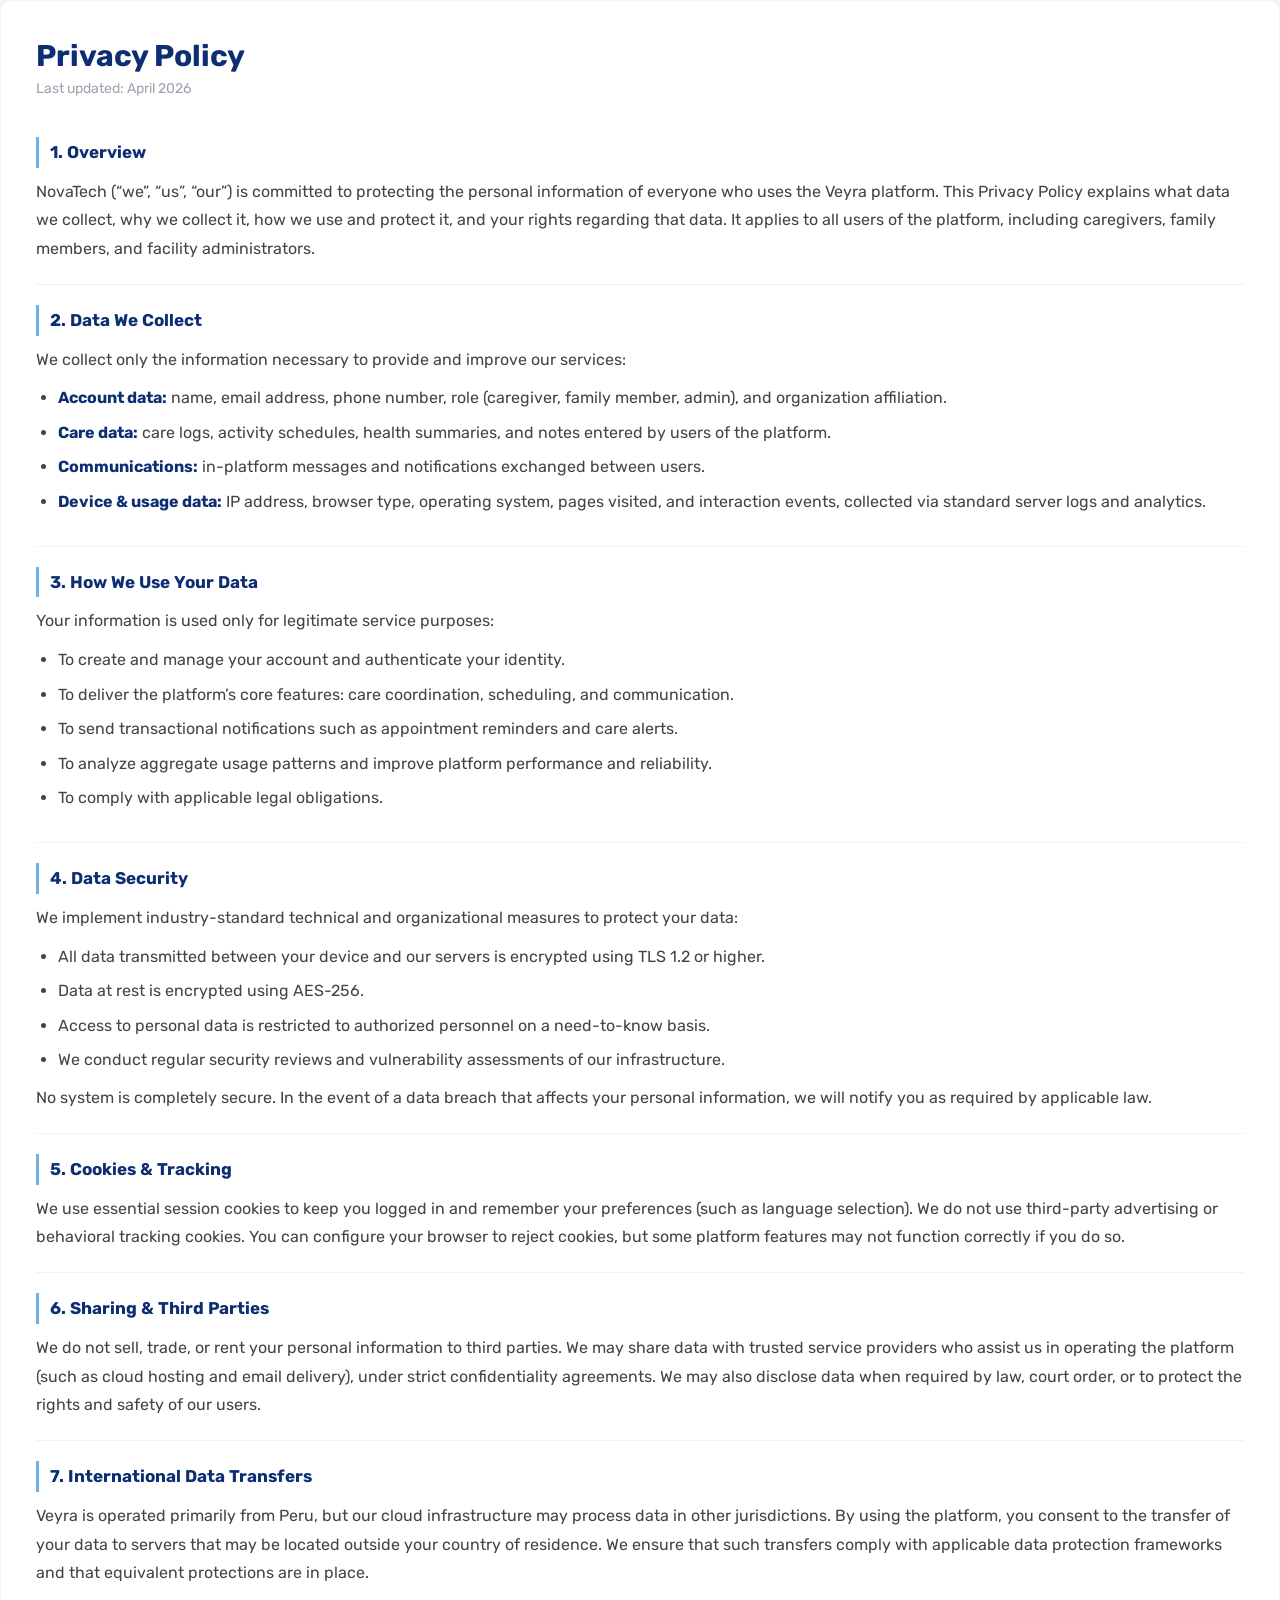
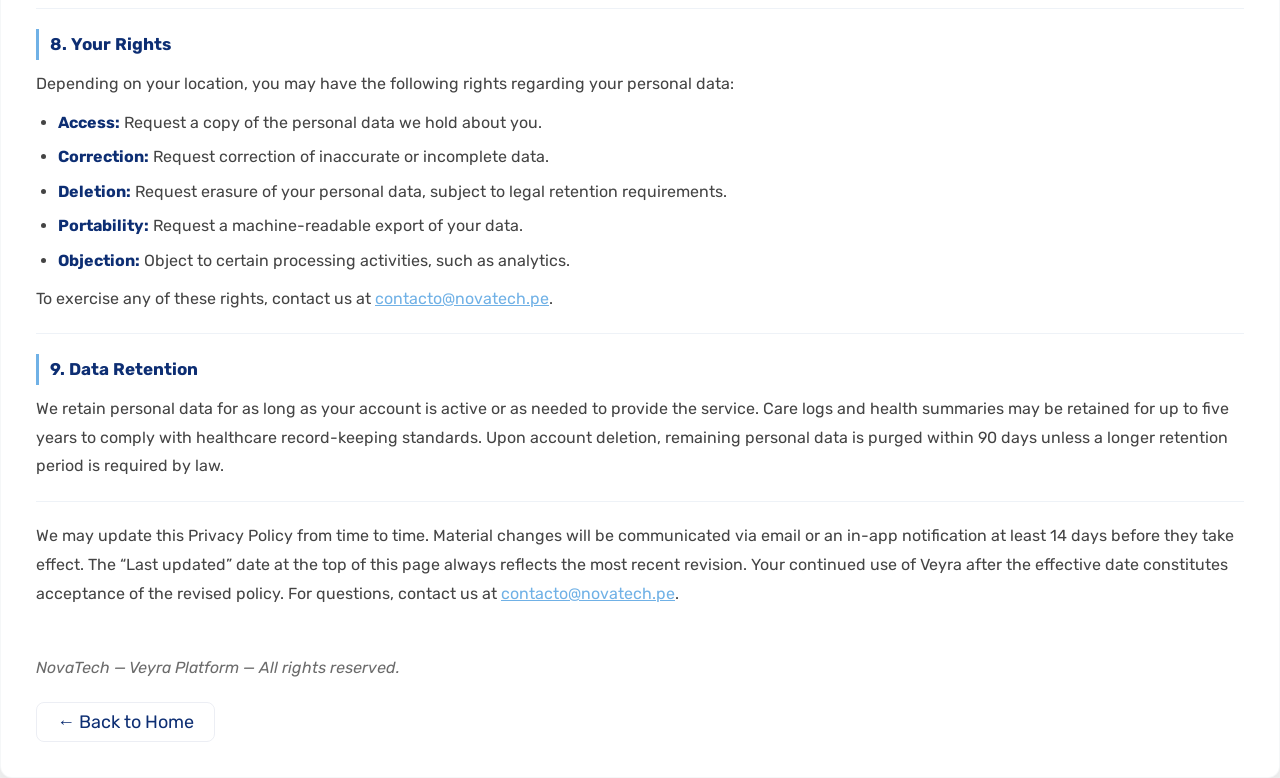
<file: public/sections/policies.html>
﻿<!DOCTYPE html>
<html lang="en">
<head>
    <meta charset="UTF-8" />
    <meta name="viewport" content="width=device-width, initial-scale=1.0" />
    <title>Privacy Policy - Veyra</title>
    <link rel="stylesheet" href="https://cdnjs.cloudflare.com/ajax/libs/font-awesome/5.15.3/css/all.min.css" />
    <link rel="preconnect" href="https://fonts.googleapis.com">
    <link rel="preconnect" href="https://fonts.gstatic.com" crossorigin>
    <link href="https://fonts.googleapis.com/css2?family=Rubik:ital,wght@0,300..900;1,300..900&display=swap" rel="stylesheet">
    <link rel="stylesheet" href="../assets/styles/style.css" />
</head>
<body>
<div class="terms-card">
    <div class="terms-hero">
        <h1><span data-lang="en">Privacy Policy</span><span data-lang="es">Pol&iacute;tica de Privacidad</span></h1>
        <p><span data-lang="en">Last updated: April 2026</span><span data-lang="es">&Uacute;ltima actualizaci&oacute;n: Abril 2026</span></p>
    </div>
    <article class="terms-content">
        <section>
            <h2 data-lang="en">1. Overview</h2>
            <h2 data-lang="es">1. Descripci&oacute;n General</h2>
            <p data-lang="en">NovaTech (&ldquo;we&rdquo;, &ldquo;us&rdquo;, &ldquo;our&rdquo;) is committed to protecting the personal information of everyone who uses the Veyra platform. This Privacy Policy explains what data we collect, why we collect it, how we use and protect it, and your rights regarding that data. It applies to all users of the platform, including caregivers, family members, and facility administrators.</p>
            <p data-lang="es">NovaTech (&ldquo;nosotros&rdquo;, &ldquo;nos&rdquo;, &ldquo;nuestro&rdquo;) se compromete a proteger la informaci&oacute;n personal de todos los usuarios de la plataforma Veyra. Esta Pol&iacute;tica de Privacidad explica qu&eacute; datos recopilamos, por qu&eacute; los recopilamos, c&oacute;mo los usamos y protegemos, y tus derechos al respecto. Aplica a todos los usuarios de la plataforma, incluyendo cuidadores, familiares y administradores de instalaciones.</p>
        </section>
        <section>
            <h2 data-lang="en">2. Data We Collect</h2>
            <h2 data-lang="es">2. Datos que Recopilamos</h2>
            <p data-lang="en">We collect only the information necessary to provide and improve our services:</p>
            <p data-lang="es">Recopilamos &uacute;nicamente la informaci&oacute;n necesaria para brindar y mejorar nuestros servicios:</p>
            <ul data-lang="en">
                <li><strong>Account data:</strong> name, email address, phone number, role (caregiver, family member, admin), and organization affiliation.</li>
                <li><strong>Care data:</strong> care logs, activity schedules, health summaries, and notes entered by users of the platform.</li>
                <li><strong>Communications:</strong> in-platform messages and notifications exchanged between users.</li>
                <li><strong>Device &amp; usage data:</strong> IP address, browser type, operating system, pages visited, and interaction events, collected via standard server logs and analytics.</li>
            </ul>
            <ul data-lang="es">
                <li><strong>Datos de cuenta:</strong> nombre, correo electr&oacute;nico, n&uacute;mero de tel&eacute;fono, rol (cuidador, familiar, administrador) y afiliaci&oacute;n organizacional.</li>
                <li><strong>Datos de cuidado:</strong> registros de cuidado, horarios de actividades, res&uacute;menes de salud y notas ingresadas por usuarios de la plataforma.</li>
                <li><strong>Comunicaciones:</strong> mensajes dentro de la plataforma y notificaciones intercambiadas entre usuarios.</li>
                <li><strong>Datos de dispositivo y uso:</strong> direcci&oacute;n IP, tipo de navegador, sistema operativo, p&aacute;ginas visitadas y eventos de interacci&oacute;n, recopilados mediante registros de servidor est&aacute;ndar y an&aacute;lisis.</li>
            </ul>
        </section>
        <section>
            <h2 data-lang="en">3. How We Use Your Data</h2>
            <h2 data-lang="es">3. C&oacute;mo Usamos sus Datos</h2>
            <p data-lang="en">Your information is used only for legitimate service purposes:</p>
            <p data-lang="es">Tu informaci&oacute;n se usa &uacute;nicamente para fines leg&iacute;timos del servicio:</p>
            <ul data-lang="en">
                <li>To create and manage your account and authenticate your identity.</li>
                <li>To deliver the platform&rsquo;s core features: care coordination, scheduling, and communication.</li>
                <li>To send transactional notifications such as appointment reminders and care alerts.</li>
                <li>To analyze aggregate usage patterns and improve platform performance and reliability.</li>
                <li>To comply with applicable legal obligations.</li>
            </ul>
            <ul data-lang="es">
                <li>Para crear y gestionar tu cuenta y autenticar tu identidad.</li>
                <li>Para brindar las funciones principales de la plataforma: coordinaci&oacute;n de cuidado, programaci&oacute;n y comunicaci&oacute;n.</li>
                <li>Para enviar notificaciones transaccionales como recordatorios de citas y alertas de cuidado.</li>
                <li>Para analizar patrones de uso agregados y mejorar el rendimiento y la fiabilidad de la plataforma.</li>
                <li>Para cumplir con las obligaciones legales aplicables.</li>
            </ul>
        </section>
        <section>
            <h2 data-lang="en">4. Data Security</h2>
            <h2 data-lang="es">4. Seguridad de Datos</h2>
            <p data-lang="en">We implement industry-standard technical and organizational measures to protect your data:</p>
            <p data-lang="es">Implementamos medidas t&eacute;cnicas y organizativas est&aacute;ndar del sector para proteger tus datos:</p>
            <ul data-lang="en">
                <li>All data transmitted between your device and our servers is encrypted using TLS 1.2 or higher.</li>
                <li>Data at rest is encrypted using AES-256.</li>
                <li>Access to personal data is restricted to authorized personnel on a need-to-know basis.</li>
                <li>We conduct regular security reviews and vulnerability assessments of our infrastructure.</li>
            </ul>
            <ul data-lang="es">
                <li>Todos los datos transmitidos entre tu dispositivo y nuestros servidores est&aacute;n cifrados con TLS 1.2 o superior.</li>
                <li>Los datos en reposo est&aacute;n cifrados con AES-256.</li>
                <li>El acceso a datos personales est&aacute; restringido al personal autorizado seg&uacute;n el principio de necesidad de conocer.</li>
                <li>Realizamos revisiones de seguridad peri&oacute;dicas y evaluaciones de vulnerabilidades de nuestra infraestructura.</li>
            </ul>
            <p data-lang="en">No system is completely secure. In the event of a data breach that affects your personal information, we will notify you as required by applicable law.</p>
            <p data-lang="es">Ning&uacute;n sistema es completamente seguro. En caso de una brecha de datos que afecte tu informaci&oacute;n personal, te notificaremos seg&uacute;n lo requiera la ley aplicable.</p>
        </section>
        <section>
            <h2 data-lang="en">5. Cookies &amp; Tracking</h2>
            <h2 data-lang="es">5. Cookies y Seguimiento</h2>
            <p data-lang="en">We use essential session cookies to keep you logged in and remember your preferences (such as language selection). We do not use third-party advertising or behavioral tracking cookies. You can configure your browser to reject cookies, but some platform features may not function correctly if you do so.</p>
            <p data-lang="es">Usamos cookies de sesi&oacute;n esenciales para mantenerte conectado y recordar tus preferencias (como la selecci&oacute;n de idioma). No usamos cookies de publicidad de terceros ni de seguimiento conductual. Puedes configurar tu navegador para rechazar cookies, pero algunas funciones de la plataforma pueden no funcionar correctamente si lo haces.</p>
        </section>
        <section>
            <h2 data-lang="en">6. Sharing &amp; Third Parties</h2>
            <h2 data-lang="es">6. Compartici&oacute;n y Terceros</h2>
            <p data-lang="en">We do not sell, trade, or rent your personal information to third parties. We may share data with trusted service providers who assist us in operating the platform (such as cloud hosting and email delivery), under strict confidentiality agreements. We may also disclose data when required by law, court order, or to protect the rights and safety of our users.</p>
            <p data-lang="es">No vendemos, intercambiamos ni alquilamos tu informaci&oacute;n personal a terceros. Podemos compartir datos con proveedores de servicios de confianza que nos ayudan a operar la plataforma (como alojamiento en la nube y entrega de correos), bajo estrictos acuerdos de confidencialidad. Tambi&eacute;n podemos divulgar datos cuando lo exija la ley, una orden judicial o para proteger los derechos y la seguridad de nuestros usuarios.</p>
        </section>
        <section>
            <h2 data-lang="en">7. International Data Transfers</h2>
            <h2 data-lang="es">7. Transferencias Internacionales de Datos</h2>
            <p data-lang="en">Veyra is operated primarily from Peru, but our cloud infrastructure may process data in other jurisdictions. By using the platform, you consent to the transfer of your data to servers that may be located outside your country of residence. We ensure that such transfers comply with applicable data protection frameworks and that equivalent protections are in place.</p>
            <p data-lang="es">Veyra opera principalmente desde Per&uacute;, pero nuestra infraestructura en la nube puede procesar datos en otras jurisdicciones. Al usar la plataforma, consientes la transferencia de tus datos a servidores que pueden estar ubicados fuera de tu pa&iacute;s de residencia. Nos aseguramos de que dichas transferencias cumplan con los marcos de protecci&oacute;n de datos aplicables y que existan protecciones equivalentes.</p>
        </section>
        <section>
            <h2 data-lang="en">8. Your Rights</h2>
            <h2 data-lang="es">8. Sus Derechos</h2>
            <p data-lang="en">Depending on your location, you may have the following rights regarding your personal data:</p>
            <p data-lang="es">Dependiendo de tu ubicaci&oacute;n, puedes tener los siguientes derechos sobre tus datos personales:</p>
            <ul data-lang="en">
                <li><strong>Access:</strong> Request a copy of the personal data we hold about you.</li>
                <li><strong>Correction:</strong> Request correction of inaccurate or incomplete data.</li>
                <li><strong>Deletion:</strong> Request erasure of your personal data, subject to legal retention requirements.</li>
                <li><strong>Portability:</strong> Request a machine-readable export of your data.</li>
                <li><strong>Objection:</strong> Object to certain processing activities, such as analytics.</li>
            </ul>
            <ul data-lang="es">
                <li><strong>Acceso:</strong> Solicitar una copia de los datos personales que tenemos sobre ti.</li>
                <li><strong>Correcci&oacute;n:</strong> Solicitar la correcci&oacute;n de datos inexactos o incompletos.</li>
                <li><strong>Eliminaci&oacute;n:</strong> Solicitar la eliminaci&oacute;n de tus datos personales, sujeto a requisitos legales de retenci&oacute;n.</li>
                <li><strong>Portabilidad:</strong> Solicitar una exportaci&oacute;n legible por m&aacute;quina de tus datos.</li>
                <li><strong>Objeci&oacute;n:</strong> Objetar ciertas actividades de procesamiento, como el an&aacute;lisis.</li>
            </ul>
            <p data-lang="en">To exercise any of these rights, contact us at <a href="mailto:contacto@novatech.pe">contacto@novatech.pe</a>.</p>
            <p data-lang="es">Para ejercer cualquiera de estos derechos, cont&aacute;ctanos en <a href="mailto:contacto@novatech.pe">contacto@novatech.pe</a>.</p>
        </section>
        <section>
            <h2 data-lang="en">9. Data Retention</h2>
            <h2 data-lang="es">9. Retenci&oacute;n de Datos</h2>
            <p data-lang="en">We retain personal data for as long as your account is active or as needed to provide the service. Care logs and health summaries may be retained for up to five years to comply with healthcare record-keeping standards. Upon account deletion, remaining personal data is purged within 90 days unless a longer retention period is required by law.</p>
            <p data-lang="es">Conservamos los datos personales durante el tiempo que tu cuenta est&eacute; activa o sea necesario para brindar el servicio. Los registros de cuidado y res&uacute;menes de salud pueden conservarse hasta cinco a&ntilde;os para cumplir con los est&aacute;ndares de mantenimiento de registros m&eacute;dicos. Tras la eliminaci&oacute;n de la cuenta, los datos personales restantes se eliminan dentro de los 90 d&iacute;as, salvo que la ley requiera un per&iacute;odo de retenci&oacute;n m&aacute;s largo.</p>
        </section>
        <section>
            <h2 data-lang="es">10. Cambios en esta Pol&iacute;tica</h2>
            <p data-lang="en">We may update this Privacy Policy from time to time. Material changes will be communicated via email or an in-app notification at least 14 days before they take effect. The &ldquo;Last updated&rdquo; date at the top of this page always reflects the most recent revision. Your continued use of Veyra after the effective date constitutes acceptance of the revised policy. For questions, contact us at <a href="mailto:contacto@novatech.pe">contacto@novatech.pe</a>.</p>
            <p data-lang="es">Podemos actualizar esta Pol&iacute;tica de Privacidad peri&oacute;dicamente. Los cambios materiales se comunicar&aacute;n por correo electr&oacute;nico o notificaci&oacute;n dentro de la aplicaci&oacute;n al menos 14 d&iacute;as antes de que entren en vigor. La fecha de &ldquo;&Uacute;ltima actualizaci&oacute;n&rdquo; en la parte superior siempre refleja la revisi&oacute;n m&aacute;s reciente. Tu uso continuado de Veyra despu&eacute;s de la fecha efectiva constituye la aceptaci&oacute;n de la pol&iacute;tica revisada. Para consultas, cont&aacute;ctanos en <a href="mailto:contacto@novatech.pe">contacto@novatech.pe</a>.</p>
        </section>
        <p class="terms-footer"><span data-lang="en">NovaTech &mdash; Veyra Platform &mdash; All rights reserved.</span><span data-lang="es">Novatech &mdash; Plataforma Veyra &mdash; Todos los derechos reservados.</span></p>
    </article>
    <p class="back-home"><a href="/" class="btn"><span data-lang="en">&larr; Back to Home</span><span data-lang="es">&larr; Volver al Inicio</span></a></p>
</div>
<script>var l=localStorage.getItem("lang");if(l)document.body.setAttribute("data-lang-active",l);</script>
</body>
</html>
</file>
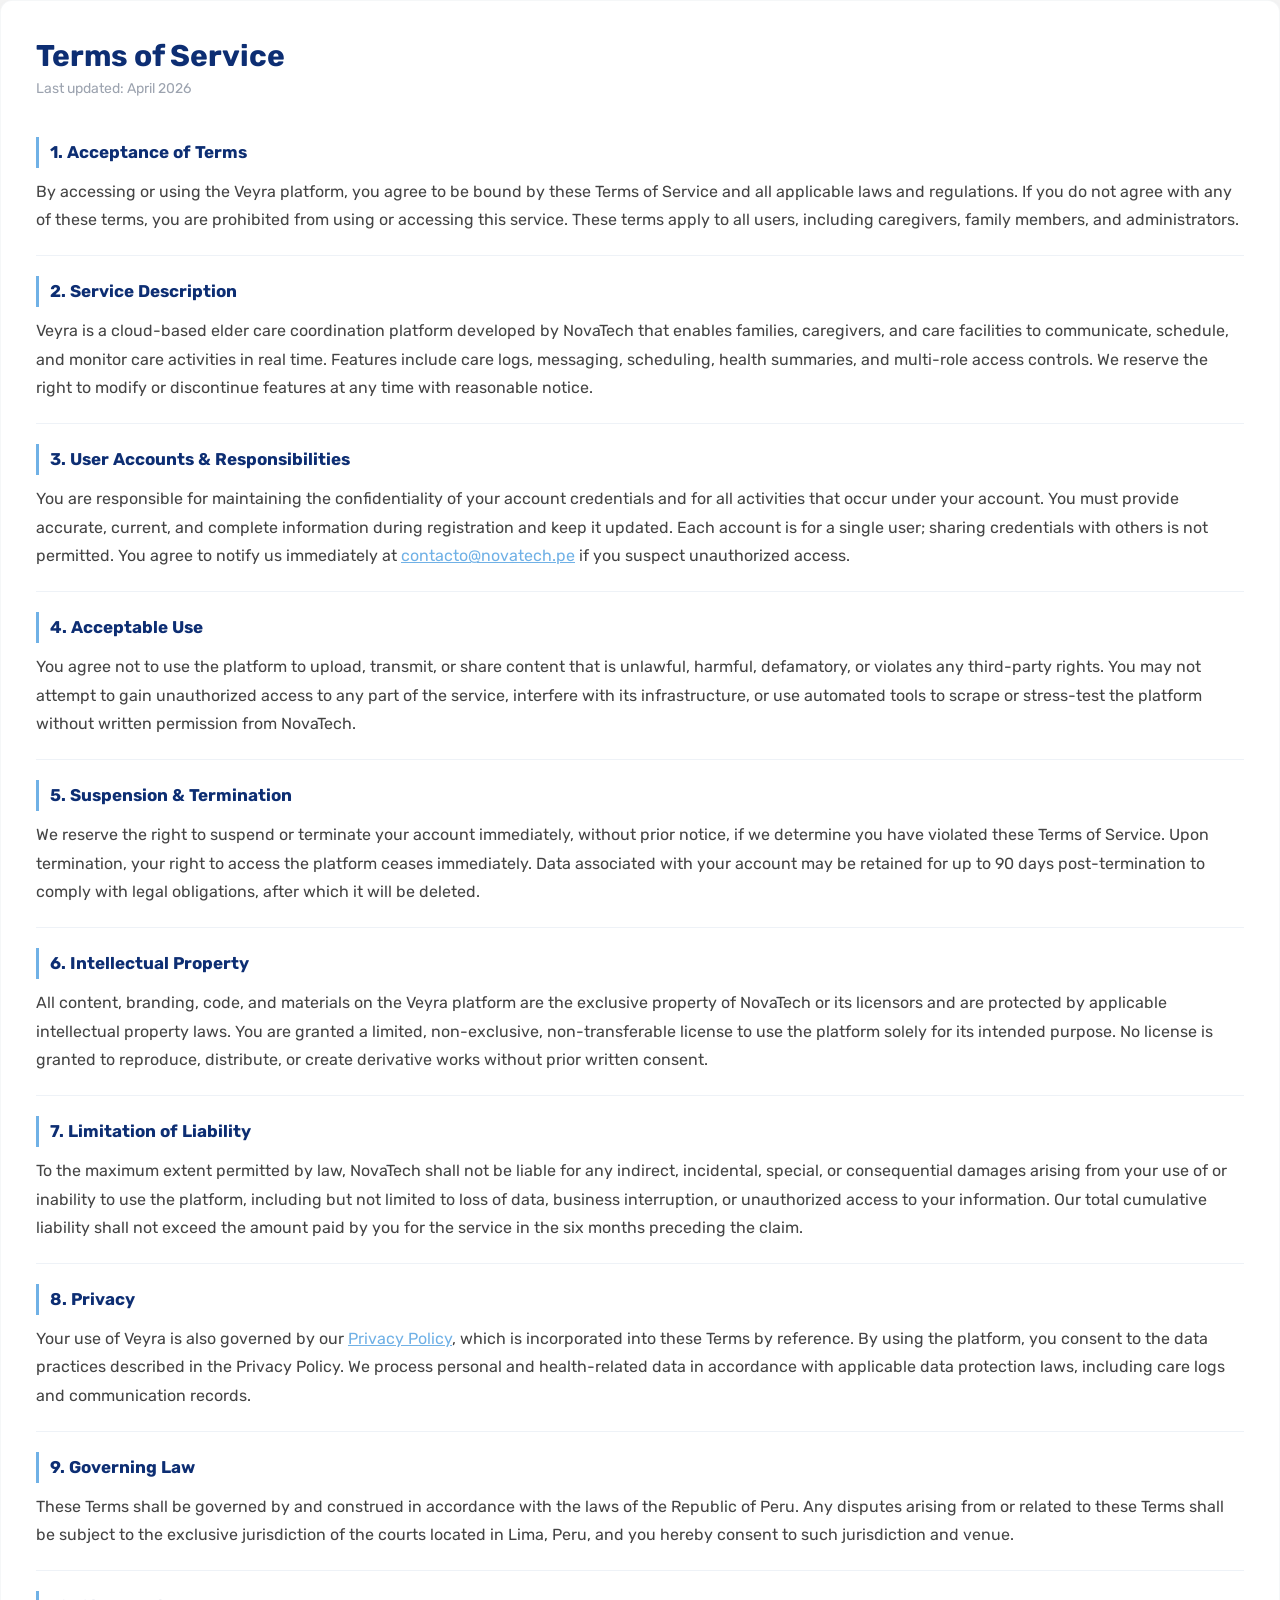
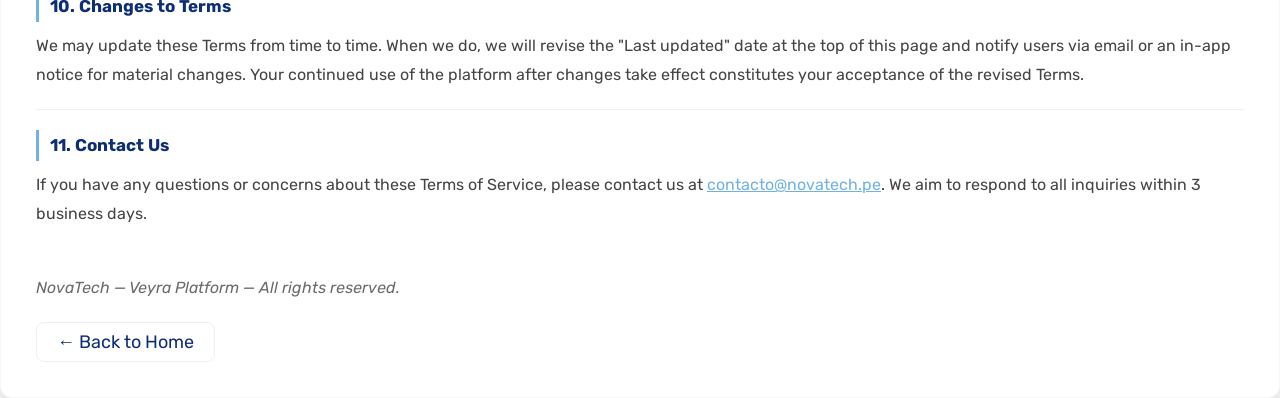
<file: public/sections/tos.html>
﻿<!DOCTYPE html>
<html lang="en">
<head>
    <meta charset="UTF-8" />
    <meta name="viewport" content="width=device-width, initial-scale=1.0" />
    <title>Terms of Service - Veyra</title>
    <link rel="stylesheet" href="https://cdnjs.cloudflare.com/ajax/libs/font-awesome/5.15.3/css/all.min.css" />
    <link rel="preconnect" href="https://fonts.googleapis.com">
    <link rel="preconnect" href="https://fonts.gstatic.com" crossorigin>
    <link href="https://fonts.googleapis.com/css2?family=Rubik:ital,wght@0,300..900;1,300..900&display=swap" rel="stylesheet">
    <link rel="stylesheet" href="../assets/styles/style.css" />
</head>
<body>
<div class="terms-card">
    <div class="terms-hero">
        <h1><span data-lang="en">Terms of Service</span><span data-lang="es">T&eacute;rminos de Servicio</span></h1>
        <p><span data-lang="en">Last updated: April 2026</span><span data-lang="es">&Uacute;ltima actualizaci&oacute;n: Abril 2026</span></p>
    </div>
    <article class="terms-content">
        <section>
            <h2 data-lang="en">1. Acceptance of Terms</h2>
            <h2 data-lang="es">1. Aceptaci&oacute;n de T&eacute;rminos</h2>
            <p data-lang="en">By accessing or using the Veyra platform, you agree to be bound by these Terms of Service and all applicable laws and regulations. If you do not agree with any of these terms, you are prohibited from using or accessing this service. These terms apply to all users, including caregivers, family members, and administrators.</p>
            <p data-lang="es">Al acceder o utilizar la plataforma Veyra, aceptas estar sujeto a estos T&eacute;rminos de Servicio y a todas las leyes y regulaciones aplicables. Si no est&aacute;s de acuerdo con alguno de estos t&eacute;rminos, tienes prohibido utilizar o acceder a este servicio. Estos t&eacute;rminos aplican a todos los usuarios, incluyendo cuidadores, familiares y administradores.</p>
        </section>
        <section>
            <h2 data-lang="en">2. Service Description</h2>
            <h2 data-lang="es">2. Descripci&oacute;n del Servicio</h2>
            <p data-lang="en">Veyra is a cloud-based elder care coordination platform developed by NovaTech that enables families, caregivers, and care facilities to communicate, schedule, and monitor care activities in real time. Features include care logs, messaging, scheduling, health summaries, and multi-role access controls. We reserve the right to modify or discontinue features at any time with reasonable notice.</p>
            <p data-lang="es">Veyra es una plataforma de coordinaci&oacute;n de cuidado de personas mayores basada en la nube, desarrollada por NovaTech, que permite a familias, cuidadores e instalaciones de atenci&oacute;n comunicarse, programar y monitorear actividades de cuidado en tiempo real. Las funciones incluyen registros de cuidado, mensajer&iacute;a, programaci&oacute;n, res&uacute;menes de salud y controles de acceso con m&uacute;ltiples roles. Nos reservamos el derecho de modificar o discontinuar funciones en cualquier momento con aviso razonable.</p>
        </section>
        <section>
            <h2 data-lang="en">3. User Accounts &amp; Responsibilities</h2>
            <h2 data-lang="es">3. Cuentas de Usuario y Responsabilidades</h2>
            <p data-lang="en">You are responsible for maintaining the confidentiality of your account credentials and for all activities that occur under your account. You must provide accurate, current, and complete information during registration and keep it updated. Each account is for a single user; sharing credentials with others is not permitted. You agree to notify us immediately at <a href="mailto:contacto@novatech.pe">contacto@novatech.pe</a> if you suspect unauthorized access.</p>
            <p data-lang="es">Eres responsable de mantener la confidencialidad de las credenciales de tu cuenta y de todas las actividades que ocurran en ella. Debes proporcionar informaci&oacute;n precisa, actualizada y completa durante el registro y mantenerla al d&iacute;a. Cada cuenta es para un solo usuario; compartir credenciales con otros no est&aacute; permitido. Aceptas notificarnos de inmediato a <a href="mailto:contacto@novatech.pe">contacto@novatech.pe</a> si sospechas de un acceso no autorizado.</p>
        </section>
        <section>
            <h2 data-lang="en">4. Acceptable Use</h2>
            <h2 data-lang="es">4. Uso Aceptable</h2>
            <p data-lang="en">You agree not to use the platform to upload, transmit, or share content that is unlawful, harmful, defamatory, or violates any third-party rights. You may not attempt to gain unauthorized access to any part of the service, interfere with its infrastructure, or use automated tools to scrape or stress-test the platform without written permission from NovaTech.</p>
            <p data-lang="es">Aceptas no utilizar la plataforma para cargar, transmitir o compartir contenido ilegal, da&ntilde;ino, difamatorio o que viole derechos de terceros. No puedes intentar obtener acceso no autorizado a ninguna parte del servicio, interferir con su infraestructura ni utilizar herramientas automatizadas para extraer datos o realizar pruebas de estr&eacute;s en la plataforma sin permiso escrito de NovaTech.</p>
        </section>
        <section>
            <h2 data-lang="en">5. Suspension &amp; Termination</h2>
            <h2 data-lang="es">5. Suspensi&oacute;n y Terminaci&oacute;n</h2>
            <p data-lang="en">We reserve the right to suspend or terminate your account immediately, without prior notice, if we determine you have violated these Terms of Service. Upon termination, your right to access the platform ceases immediately. Data associated with your account may be retained for up to 90 days post-termination to comply with legal obligations, after which it will be deleted.</p>
            <p data-lang="es">Nos reservamos el derecho de suspender o cancelar tu cuenta de inmediato, sin previo aviso, si determinamos que has violado estos T&eacute;rminos de Servicio. Tras la cancelaci&oacute;n, tu derecho a acceder a la plataforma cesa de inmediato. Los datos asociados a tu cuenta podr&aacute;n conservarse hasta 90 d&iacute;as despu&eacute;s de la cancelaci&oacute;n para cumplir con obligaciones legales, tras lo cual ser&aacute;n eliminados.</p>
        </section>
        <section>
            <h2 data-lang="en">6. Intellectual Property</h2>
            <h2 data-lang="es">6. Propiedad Intelectual</h2>
            <p data-lang="en">All content, branding, code, and materials on the Veyra platform are the exclusive property of NovaTech or its licensors and are protected by applicable intellectual property laws. You are granted a limited, non-exclusive, non-transferable license to use the platform solely for its intended purpose. No license is granted to reproduce, distribute, or create derivative works without prior written consent.</p>
        </section>
        <section>
            <h2 data-lang="en">7. Limitation of Liability</h2>
            <h2 data-lang="es">7. Limitaci&oacute;n de Responsabilidad</h2>
            <p data-lang="en">To the maximum extent permitted by law, NovaTech shall not be liable for any indirect, incidental, special, or consequential damages arising from your use of or inability to use the platform, including but not limited to loss of data, business interruption, or unauthorized access to your information. Our total cumulative liability shall not exceed the amount paid by you for the service in the six months preceding the claim.</p>
            <p data-lang="es">En la m&aacute;xima medida permitida por la ley, NovaTech no ser&aacute; responsable por da&ntilde;os indirectos, incidentales, especiales o consecuentes derivados de tu uso o incapacidad de uso de la plataforma, incluyendo pero no limitado a p&eacute;rdida de datos, interrupci&oacute;n del negocio o acceso no autorizado a tu informaci&oacute;n. Nuestra responsabilidad total acumulada no superar&aacute; el monto pagado por ti por el servicio en los seis meses previos al reclamo.</p>
        </section>
        <section>
            <h2 data-lang="en">8. Privacy</h2>
            <h2 data-lang="es">8. Privacidad</h2>
            <p data-lang="en">Your use of Veyra is also governed by our <a href="policies.html">Privacy Policy</a>, which is incorporated into these Terms by reference. By using the platform, you consent to the data practices described in the Privacy Policy. We process personal and health-related data in accordance with applicable data protection laws, including care logs and communication records.</p>
            <p data-lang="es">Tu uso de Veyra tambi&eacute;n se rige por nuestra <a href="policies.html">Pol&iacute;tica de Privacidad</a>, que se incorpora a estos T&eacute;rminos por referencia. Al utilizar la plataforma, consientes las pr&aacute;cticas de datos descritas en la Pol&iacute;tica de Privacidad. Procesamos datos personales y relacionados con la salud de acuerdo con las leyes de protecci&oacute;n de datos aplicables, incluyendo registros de cuidado y comunicaciones.</p>
        </section>
        <section>
            <h2 data-lang="en">9. Governing Law</h2>
            <h2 data-lang="es">9. Ley Aplicable</h2>
            <p data-lang="en">These Terms shall be governed by and construed in accordance with the laws of the Republic of Peru. Any disputes arising from or related to these Terms shall be subject to the exclusive jurisdiction of the courts located in Lima, Peru, and you hereby consent to such jurisdiction and venue.</p>
            <p data-lang="es">Estos T&eacute;rminos se regir&aacute;n e interpretar&aacute;n de acuerdo con las leyes de la Rep&uacute;blica del Per&uacute;. Cualquier disputa derivada de o relacionada con estos T&eacute;rminos estar&aacute; sujeta a la jurisdicci&oacute;n exclusiva de los tribunales ubicados en Lima, Per&uacute;, y por la presente consientes dicha jurisdicci&oacute;n y competencia.</p>
        </section>
        <section>
            <h2 data-lang="en">10. Changes to Terms</h2>
            <h2 data-lang="es">10. Cambios en los T&eacute;rminos</h2>
            <p data-lang="en">We may update these Terms from time to time. When we do, we will revise the "Last updated" date at the top of this page and notify users via email or an in-app notice for material changes. Your continued use of the platform after changes take effect constitutes your acceptance of the revised Terms.</p>
            <p data-lang="es">Podemos actualizar estos T&eacute;rminos peri&oacute;dicamente. Cuando lo hagamos, revisaremos la fecha de &ldquo;&Uacute;ltima actualizaci&oacute;n&rdquo; en la parte superior de esta p&aacute;gina y notificaremos a los usuarios por correo electr&oacute;nico o aviso dentro de la aplicaci&oacute;n para cambios materiales. Tu uso continuado de la plataforma despu&eacute;s de que los cambios entren en vigor constituye tu aceptaci&oacute;n de los T&eacute;rminos revisados.</p>
        </section>
        <section>
            <h2 data-lang="en">11. Contact Us</h2>
            <h2 data-lang="es">11. Cont&aacute;ctenos</h2>
            <p data-lang="en">If you have any questions or concerns about these Terms of Service, please contact us at <a href="mailto:contacto@novatech.pe">contacto@novatech.pe</a>. We aim to respond to all inquiries within 3 business days.</p>
            <p data-lang="es">Si tienes preguntas o inquietudes sobre estos T&eacute;rminos de Servicio, cont&aacute;ctanos en <a href="mailto:contacto@novatech.pe">contacto@novatech.pe</a>. Nos comprometemos a responder todas las consultas en un plazo de 3 d&iacute;as h&aacute;biles.</p>
        </section>
        <p class="terms-footer"><span data-lang="en">NovaTech &mdash; Veyra Platform &mdash; All rights reserved.</span><span data-lang="es">NovaTech &mdash; Plataforma Veyra &mdash; Todos los derechos reservados.</span></p>
    </article>
    <p class="back-home"><a href="/" class="btn"><span data-lang="en">&larr; Back to Home</span><span data-lang="es">&larr; Volver al Inicio</span></a></p>
</div>
<script>var l=localStorage.getItem("lang");if(l)document.body.setAttribute("data-lang-active",l);</script>
</body>
</html>
</file>
<file: public/assets/styles/style.css>
@import url('https://fonts.googleapis.com/css2?family=Instrument+Serif:ital@0;1&family=Jost:ital,wght@0,100..900;1,100..900&family=Konkhmer+Sleokchher&family=Lexend&family=Manrope:wght@200..800;1,200..800&family=Rubik:ital,wght@0,300..900;1,300..900&display=swap');

:root {
    --primary-color: #70b1e6;
    --secondary-color: #0d2e73;
    --tertiary-color: #12a18d;
    --text-dark: #333;
    --text-light: #fff;
    --bg-light: #f4f4f4;
    --bg-dark: #1f2937;
    --bg-highlight: #cbe3da;
    --card-bg: #fff;
    --box-shadow: 0 0.5rem 1rem rgba(0, 0, 0, 0.1);
}

* {
    margin: 0;
    padding: 0;
    box-sizing: border-box;
    font-family: 'Rubik', sans-serif;
    outline: none;
    border: none;
    text-decoration: none;
    transition: 0.2s linear;
}

html {
    font-size: 62.5%;
    scroll-behavior: smooth;
    scroll-padding-top: 6rem;
    overflow-x: hidden;
}

body {
    background: var(--bg-light);
}

section {
    padding: 5rem 9%;
    max-width: 1400px;
    margin: 0 auto;
}

.heading, .subheading {
    text-align: center;
    color: var(--secondary-color);
}

.heading {
    font-size: 3rem;
    margin-bottom: 1rem;
}

.subheading {
    font-size: 1.8rem;
    color: var(--tertiary-color);
    margin-bottom: 0.5rem;
    text-transform: uppercase;
}

/* Bilingual content (data-lang) — ES hidden by default, EN always visible */
[data-lang="es"] { display: none; }
body[data-lang-active="es"] [data-lang="en"] { display: none; }
body[data-lang-active="es"] [data-lang="es"] { display: revert; }

/* Legal Drawers */
#drawer-overlay {
    position: fixed;
    inset: 0;
    background: rgba(0, 0, 0, 0.45);
    z-index: 1099;
    opacity: 0;
    visibility: hidden;
    transition: opacity 0.3s ease, visibility 0.3s ease;
}

#drawer-overlay.active {
    opacity: 1;
    visibility: visible;
}

.legal-drawer {
    position: fixed;
    top: 0;
    right: 0;
    height: 100vh;
    width: 42%;
    background: var(--card-bg);
    z-index: 1100;
    display: flex;
    flex-direction: column;
    box-shadow: -0.5rem 0 3rem rgba(0, 0, 0, 0.15);
    transform: translateX(100%);
    transition: transform 0.35s cubic-bezier(0.4, 0, 0.2, 1);
}

.legal-drawer.active {
    transform: translateX(0);
}

.drawer-header {
    display: flex;
    align-items: center;
    justify-content: space-between;
    gap: 1.5rem;
    padding: 1.8rem 2.5rem;
    border-bottom: 1px solid #e8edf5;
    flex-shrink: 0;
    background: #f8fafd;
}

.drawer-title-group {
    display: flex;
    flex-direction: column;
    gap: 0.3rem;
    min-width: 0;
}

.drawer-title-group h2 {
    font-size: 2rem;
    color: var(--secondary-color);
    font-weight: 700;
    line-height: 1.2;
}

.drawer-date {
    font-size: 1.2rem;
    color: #9ca3af;
    font-weight: 400;
}

.drawer-header-actions {
    display: flex;
    align-items: center;
    gap: 0.4rem;
    flex-shrink: 0;
}

.drawer-close {
    background: transparent;
    border: none;
    font-size: 1.8rem;
    color: #9ca3af;
    cursor: pointer;
    padding: 0.6rem;
    line-height: 1;
    border-radius: 0.6rem;
    display: flex;
    align-items: center;
    justify-content: center;
}

.drawer-close:hover {
    color: var(--secondary-color);
    background: #edf0f5;
}

.drawer-body {
    overflow-y: auto;
    padding: 2.5rem 3rem;
    flex: 1;
    line-height: 1.8;
    color: #444;
    font-size: 1.5rem;
}

/* Override global section { padding: 5rem 9% } inside drawer and terms pages */
.drawer-body section,
.terms-content section {
    padding: 2rem 0;
    max-width: none;
    margin: 0;
    border-bottom: 1px solid #eef2f7;
}

.drawer-body section:last-of-type,
.terms-content section:last-of-type {
    border-bottom: none;
}

/* Section heading accent */
.drawer-body section h2,
.terms-content section h2 {
    font-size: 1.7rem;
    margin-top: 0;
    margin-bottom: 1rem;
    padding-left: 1.1rem;
    border-left: 0.3rem solid var(--primary-color);
}

/* List styling */
.drawer-body ul,
.terms-content ul {
    list-style: disc;
    padding-left: 2.2rem;
    margin: 1rem 0;
}

.drawer-body ul li,
.terms-content ul li {
    margin-bottom: 0.65rem;
    line-height: 1.75;
}

.drawer-body ul li strong,
.terms-content ul li strong {
    color: var(--secondary-color);
}

.drawer-body h3 {
    font-size: 1.6rem;
    color: var(--secondary-color);
    margin-top: 2.5rem;
    margin-bottom: 0.8rem;
    font-weight: 600;
}

.drawer-body p {
    margin-bottom: 1rem;
}

.drawer-body a {
    color: var(--primary-color);
    text-decoration: underline;
}

.drawer-loader {
    display: flex;
    justify-content: center;
    padding: 4rem;
    color: var(--primary-color);
    font-size: 2.4rem;
}

.drawer-external-link {
    display: inline-flex;
    align-items: center;
    font-size: 1.8rem;
    color: #9ca3af;
    text-decoration: none;
    padding: 0.6rem;
    border-radius: 0.6rem;
}

.drawer-external-link:hover {
    color: var(--primary-color);
    background: #edf0f5;
}

.footer .copyright .drawer-trigger {
    background: transparent;
    border: none;
    color: #ccc;
    font-size: 1.4rem;
    cursor: pointer;
    margin-left: 2rem;
    padding: 0;
    font-family: inherit;
}

.footer .copyright .drawer-trigger:hover {
    color: var(--primary-color);
}

@media (max-width: 768px) {
    .legal-drawer {
        width: 100%;
    }
}

/* Scroll To Top Button */
#scroll-top-btn {
    position: fixed;
    bottom: 3rem;
    right: 3rem;
    z-index: 1000;
    width: 4.8rem;
    height: 4.8rem;
    border-radius: 50%;
    background: var(--primary-color);
    color: var(--text-light);
    border: none;
    cursor: pointer;
    font-size: 2rem;
    display: flex;
    align-items: center;
    justify-content: center;
    box-shadow: 0 0.5rem 1rem rgba(0, 0, 0, 0.15);
    opacity: 0;
    visibility: hidden;
    transform: translateY(1rem);
    transition: opacity 0.3s ease, transform 0.3s ease, background 0.2s linear;
}

#scroll-top-btn.visible {
    opacity: 1;
    visibility: visible;
    transform: translateY(0);
}

#scroll-top-btn:hover {
    background: var(--secondary-color);
}

/* Language Switcher */
#language-switcher {
    display: flex;
    align-items: center;
    gap: 0.6rem;
    padding: 0.7rem 1.4rem;
    background: transparent;
    border: 1.5px solid #ddd;
    border-radius: 5rem;
    cursor: pointer;
    font-size: 1.5rem;
    font-weight: 500;
    color: var(--secondary-color);
    white-space: nowrap;
    margin-left: 1.5rem;
    flex-shrink: 0;
}

#language-switcher:hover {
    border-color: var(--primary-color);
    color: var(--primary-color);
}

#language-switcher i {
    font-size: 1.4rem;
}

.description {
    text-align: center;
    font-size: 1.6rem;
    color: #666;
    max-width: 800px;
    margin: 0 auto 3rem;
    line-height: 1.6;
}

.btn {
    display: inline-block;
    padding: 1rem 3rem;
    border-radius: 5rem;
    background: var(--secondary-color);
    color: var(--text-light);
    font-size: 1.8rem;
    cursor: pointer;
}

.btn:hover {
    background: var(--primary-color);
}

.header {
    position: fixed;
    top: 0;
    left: 0;
    right: 0;
    background: var(--card-bg);
    padding: 2rem 9%;
    display: flex;
    align-items: center;
    z-index: 1000;
    box-shadow: var(--box-shadow);
}

.header .logo {
    font-size: 3rem;
    color: var(--tertiary-color);
    font-weight: bolder;
    margin-right: 2rem;
}

.header .menu-wrapper {
    display: flex;
    align-items: center;
    flex-grow: 1;
}

.header .navbar {
    display: flex;
    justify-content: center;
    flex-grow: 1;
}

.header .navbar a {
    font-size: 1.8rem;
    padding: 0 1.5rem;
    color: var(--secondary-color);
}

.header .navbar a:hover {
    color: var(--primary-color);
}

.header .buttons {
    display: flex;
    align-items: center;
    gap: 1rem;
    margin-left: auto;
}

.header .buttons .sign-in {
    background: transparent;
    color: var(--secondary-color);
    padding: 0.8rem 2rem;
}

.header .buttons .sign-in:hover {
    color: var(--primary-color);
}

.header .buttons .sign-up {
    background: var(--primary-color);
    color: var(--text-light);
    padding: 0.8rem 2rem;
}

.header .buttons .sign-up:hover {
    background: var(--secondary-color);
}

.header #toggler {
    display: none;
}

.header .fa-bars {
    font-size: 3rem;
    color: var(--text-dark);
    cursor: pointer;
    display: none;
    margin-left: 2rem;
}

/* Home Section */
.home {
    min-height: 100vh;
    width: 100%;
    display: flex;
    align-items: center;
    justify-content: space-evenly;
    padding-top: 10rem;
    background: url('../images/light-blue-and-white-background.jpg') no-repeat center center;
    background-size: cover;
    max-width: none;
}

.home::before {
    content: '';
    position: absolute;
    top: 0;
    left: 0;
    width: 100%;
    height: 100%;
    background: rgba(228, 243, 255, 0.5);
    z-index: 1;
}

.home .hero-content-wrapper {
    z-index: 2;
    max-width: 60rem;
    text-align: center; 
}

.home h1 {
    font-size: 5rem;
    color: var(--secondary-color);
    font-weight: 800;
    line-height: 1.2;
    margin-bottom: 1.5rem;
}

.home p {
    font-size: 2rem;
    color: #4f4f4f;
    padding: 1rem 0;
    margin-bottom: 3rem;
}

.home .btn-home {
    display: inline-block;
    padding: 1.2rem 3rem;
    border-radius: 5rem;
    background: var(--primary-color);
    color: var(--text-light);
    font-size: 2rem;
    cursor: pointer;
}

.home .btn-home:hover {
    background: var(--secondary-color);
}

.home .image-container {
    z-index: 2;
    max-width: 45rem;
    animation: float 3s ease-in-out infinite;
    display: block;
    margin-left: 2rem;
}

@keyframes float {
    0%, 100% { transform: translateY(0); }
    50% { transform: translateY(-1rem); }
}

.home .image-container .home-image img {
    width: 100%;
    border-radius: 1rem;
    box-shadow: 0 1rem 2rem rgba(0, 0, 0, 0.15);
}

.section-button-title {
    display: inline-block;
    background-color: #66B3AD;
    color: #ffffff;
    padding: 10px 35px;
    border-radius: 50px;
    font-size: 2rem;
    font-weight: 500;
    text-align: center;
    margin-bottom: 15px;
    letter-spacing: 0.5px;
}

.section-heading-split {
    font-size: 3rem;
    font-weight: 500;
    color: #2B2B2B;
    text-align: center;
    margin-bottom: 4rem;
}

.section-heading-split .highlight-blue {
    color: #2686B6;
    font-weight: 500;
}

/* What We Offer Section */
.what-we-offer .heading {
    margin-bottom: 3rem;
}

.what-we-offer .container {
    display: grid;
    grid-template-columns: repeat(auto-fit, minmax(40rem, 1fr));
    gap: 3rem;
}

.what-we-offer .offer-box {
    background: #f0f8ff;
    border-radius: 1.5rem;
    padding: 4rem;
    text-align: left;
    box-shadow: 0 0.5rem 1rem rgba(0, 0, 0, 0.08); 
    border: 2px solid transparent; 
    transition: transform 0.3s ease, box-shadow 0.3s ease, border-color 0.3s ease;
}

.what-we-offer .offer-box:hover {
    transform: translateY(-8px); 
    box-shadow: 0 1rem 2rem rgba(0, 0, 0, 0.15); 
    border-color: var(--primary-color);
}

.what-we-offer .offer-box.highlight {
    background: #e6f7ff;
    border: 2px solid var(--primary-color);
}

.what-we-offer .offer-box.highlight:hover {
    border-color: var(--primary-color);
}

.what-we-offer .offer-box .icon-container {
    font-size: 4rem;
    color: var(--primary-color);
    margin-bottom: 2rem;
}

.what-we-offer .offer-box h3 {
    font-size: 2.5rem;
    color: var(--secondary-color);
    margin-bottom: 1rem;
}

.what-we-offer .offer-box p {
    font-size: 1.6rem;
    color: #666;
    line-height: 1.6;
}
/* Features Section */
.features-accordion {
    padding: 5rem 9%;
    max-width: 1400px;
    margin: 0 auto;
    text-align: center;
    background: #f4f4f4;
}

.features-accordion .features-container-split {
    display: flex;
    flex-wrap: wrap;
    align-items: center;
    justify-content: center;
    gap: 5rem;
}

.features-accordion .video-container-split {
    flex: 1 1 50rem;
    aspect-ratio: 16 / 9;
    border-radius: 1.5rem;
    overflow: hidden;
    box-shadow: 0 1rem 2rem rgba(0, 0, 0, 0.15);
    animation: float 3s ease-in-out infinite;
    min-width: 40rem;
}

.features-accordion .video-container-split iframe {
    width: 100%;
    height: 100%;
}

.features-accordion .accordion-container {
    flex: 1 1 50rem;
    display: flex;
    flex-direction: column;
    gap: 1.5rem;
    min-width: 40rem;
}

.features-accordion .accordion-item {
    background: #fff;
    border: 2px solid #ddd;
    border-radius: 1rem;
    overflow: hidden;
    transition: all 0.3s ease;
}

.features-accordion .accordion-item.active {
    border-color: var(--primary-color);
}

.features-accordion .accordion-title {
    display: flex;
    justify-content: space-between;
    align-items: center;
    padding: 2rem 3rem;
    cursor: pointer;
}

.features-accordion .accordion-title h4 {
    font-size: 2rem;
    color: var(--secondary-color);
}

.features-accordion .accordion-title .fas {
    font-size: 1.8rem;
    color: var(--primary-color);
    transition: transform 0.3s ease;
}

.features-accordion .accordion-item.active .accordion-title .fas {
    transform: rotate(180deg);
}

.features-accordion .accordion-content {
    max-height: 0;
    overflow: hidden;
    transition: max-height 0.3s ease-out, padding 0.3s ease-out;
    padding: 0 3rem;
}

.features-accordion .accordion-item.active .accordion-content {
    max-height: 20rem;
    padding: 1.5rem 3rem;
}

.features-accordion .accordion-content p {
    font-size: 1.6rem;
    color: #666;
    line-height: 1.6;
}

/* Benefits Section */
.benefits-section {
    padding: 5rem 9%;
    max-width: 1400px;
    margin: 0 auto;
    text-align: center;
    background: #f4f4f4;
}

.benefits-section .heading {
    margin-bottom: 3.5rem;
}

.benefits-grid-image {
    display: grid;
    grid-template-columns: repeat(auto-fit, minmax(40rem, 1fr));
    gap: 3rem;
    justify-content: center;
}

.benefit-card-image {
    background: #fff;
    border-radius: 1.5rem;
    overflow: hidden;
    box-shadow: 0 0.5rem 1rem rgba(0, 0, 0, 0.08);
    transition: transform 0.3s ease, box-shadow 0.3s ease;
}

.benefit-card-image:hover {
    transform: translateY(-8px);
    box-shadow: 0 1rem 2rem rgba(0, 0, 0, 0.15);
}

.card-image-container {
    width: 100%;
    aspect-ratio: 16 / 9;
    overflow: hidden;
}

.card-image-container img {
    width: 100%;
    height: 100%;
    object-fit: cover;
    display: block;
}

.card-content {
    padding: 3rem;
    text-align: center;
}

.card-content h3 {
    font-size: 2rem;
    color: #2B2B2B;
    margin-bottom: 1rem;
}

.card-content p {
    font-size: 1.5rem;
    color: #666;
    line-height: 1.6;
}

/* About Us Section */
.about-us {
    background: #F9FAFE;
    max-width: none;
}

.about-us .container-about {
    display: flex;
    flex-wrap: wrap;
    align-items: center;
    gap: 5rem;
}

.about-us .content-about {
    flex: 1 1 50rem;
    text-align: left;
}

.about-us .content-about .section-button-title,
.about-us .content-about .section-heading-split {
    text-align: left;
}

.about-us .content-about h3 {
    font-size: 2rem;
    color: var(--tertiary-color);
    text-transform: uppercase;
}

.about-us .content-about h2 {
    font-size: 3.1rem;
    color: var(--secondary-color);
    margin: 1rem 0;
    line-height: 1.2;
}

.about-us .content-about p {
    font-size: 1.6rem;
    color: #666;
    line-height: 1.7;
    margin-bottom: 2rem;
}

.about-us .content-about ul {
    list-style: none;
}

.about-us .content-about ul li {
    font-size: 1.6rem;
    color: #555;
    margin-bottom: 1rem;
}

.about-us .content-about ul li .fas {
    color: var(--primary-color);
    margin-right: 1rem;
}

.about-us .video-container {
    position: relative;
    flex: 1 1 50rem;
    aspect-ratio: 16 / 9;
    border-radius: 1.5rem;
    overflow: hidden;
    box-shadow: var(--box-shadow);
}

.about-us .video-container iframe {
    width: 100%;
    height: 100%;
    border: none;
}

/* Our Team Section */
.our-team .heading {
    margin-bottom: 4rem;
}

.our-team .team-grid {
    display: flex;
    flex-wrap: wrap;
    justify-content: center;
    gap: 3rem;
    max-width: 100rem;
    margin: 0 auto;
}

.our-team .team-member {
    background: var(--card-bg);
    border-radius: 1.5rem;
    padding: 3rem;
    box-shadow: 0 0.5rem 1rem rgba(0, 0, 0, 0.08);
    border: 2px solid transparent;
    transition: transform 0.3s ease, box-shadow 0.3s ease, border-color 0.3s ease;
    text-align: center;
    flex: 1 1 30rem;
    max-width: 32rem;
}

.our-team .team-member:hover {
    transform: translateY(-8px);
    box-shadow: 0 1rem 2rem rgba(0, 0, 0, 0.15);
    border-color: var(--primary-color);
}

.our-team .team-member img {
    width: 12rem;
    height: 12rem;
    border-radius: 50%;
    object-fit: cover;
    margin-bottom: 1.5rem;
}

.our-team .team-member h3 {
    font-size: 2rem;
    color: var(--secondary-color);
    margin-bottom: 1rem;
}

.our-team .team-member p {
    font-size: 1.6rem;
    color: var(--tertiary-color);
    margin-bottom: 1.2rem;
}

.our-team .team-member span {
    font-size: 1.4rem;
    color: #666;
    line-height: 1.5;
    display: block;
}


/* Plans Section */
.plans {
    text-align: center;
}

.plans .plan-toggle {
    display: flex;
    justify-content: center;
    align-items: center;
    background: #F9FAFE;
    border-radius: 1rem;
    padding: 0.5rem;
    width: fit-content;
    margin: 2rem auto 5rem;
    border: 1px solid #B8B8B8;
}

.plans .toggle-btn {
    padding: 1rem 3rem;
    border-radius: 1rem;
    font-size: 1.6rem;
    cursor: pointer;
    background: transparent;
    border: none;
    color: #4f4f4f;
    font-weight: 500;
    white-space: nowrap;
}

.plans .toggle-btn.active {
    background: #2686B6;
    color: var(--text-light);
    box-shadow: 0 0.5rem 1rem rgba(0, 0, 0, 0.1);
}

.plans .plans-container {
    display: flex;
    flex-wrap: wrap;
    justify-content: center;
    gap: 3rem;
}

.plans .plan-card {
    background: var(--card-bg);
    border-radius: 1.5rem;
    padding: 4rem;
    box-shadow: 0 0.5rem 1rem rgba(0, 0, 0, 0.08); 
    border: 2px solid transparent; 
    transition: transform 0.3s ease, box-shadow 0.3s ease, border-color 0.3s ease;
    text-align: center;
    max-width: 45rem; 
    flex-grow: 1; 
}

.plans .plan-card:hover {
    transform: translateY(-8px); 
    box-shadow: 0 1rem 2rem rgba(0, 0, 0, 0.15); 
    border-color: var(--primary-color);
}

.plans .plan-card.highlight-card {
    background: #2686B6;
    color: var(--text-light);
    border: none;
    box-shadow: 0 1rem 2rem rgba(0, 0, 0, 0.15);
}

.plans .plan-card.highlight-card h3,
.plans .plan-card.highlight-card .price p,
.plans .plan-card.highlight-card .price span,
.plans .plan-card.highlight-card .features h4,
.plans .plan-card.highlight-card .features li {
    color: var(--text-light);
}

.plans .plan-card.highlight-card .annual-save {
    color: #F8ECC9; 
}

.plans .plan-card.highlight-card .features .fas {
    color: #F8ECC9;
}

.plans .plan-card h3 {
    font-size: 2.5rem;
    color: var(--secondary-color);
    margin-bottom: 2rem;
}

.plans .plan-card .price {
    margin-bottom: 0;
}

.plans .plan-card .price p {
    font-size: 4rem;
    font-weight: 700;
    color: var(--secondary-color);
}

.plans .plan-card .price span {
    font-size: 1.6rem;
    color: #666;
}

.plans .plan-card .annual-save {
    font-size: 1.4rem;
    color: var(--tertiary-color);
    font-weight: bold;
    margin-top: 1rem;
}

.plans .plan-card .btn {
    margin-top: 2rem;
    background: #2686B6;
    color: var(--text-light);
    width: 100%;
}

.plans .plan-card.highlight-card .btn {
    background: var(--text-light);
    color: #2686B6;
}

.plans .plan-card .features {
    margin-top: 3rem;
    text-align: left;
}

.plans .plan-card .features h4 {
    font-size: 2rem;
    color: var(--secondary-color);
    margin-bottom: 1rem;
}

.plans .plan-card .features ul {
    list-style: none;
}

.plans .plan-card .features li {
    font-size: 1.6rem;
    color: #666;
    margin-bottom: 0.8rem;
}

.plans .plan-card .features .fas {
    color: var(--tertiary-color);
    margin-right: 1rem;
}

.plans .plan-card .plan-description {
    font-size: 1.6rem;
    color: #666; 
    line-height: 1.6;
    margin-bottom: 2rem;
}

.plans .plan-card .plan-divider {
    border: 0;
    height: 1px;
    background-color: #ddd; 
    margin: 3rem 0;
}

.plans .plan-card.highlight-card .plan-description {
    color: var(--text-light); 
}

.plans .plan-card.highlight-card .plan-divider {
    background-color: rgba(255, 255, 255, 0.3); 
}

/* Testimonial & CTA Section */
.testimonials-cta {
    text-align: center;
}

.testimonials-cta .container-cta {
    background: #f0f8ff;
    border-radius: 1.5rem;
    padding: 6rem;
    display: flex;
    justify-content: space-between;
    align-items: center;
    gap: 3rem;
    color: var(--secondary-color);
    box-shadow: 0 1rem 2rem rgba(0, 0, 0, 0.15);
}

.testimonials-cta .container-cta .cta-content {
    flex: 1 1 60%;
    text-align: left;
}

.testimonials-cta .container-cta .cta-heading {
    font-size: 3.5rem;
    font-weight: 700;
    line-height: 1.3;
}

.testimonials-cta .container-cta .btn.subscribe-btn {
    background: linear-gradient(to right, #2686B6, #66B3AD);
    color: #fff;
    border: 1px solid #fff;
    transition: transform 0.3s ease;
    border-radius: 5rem;
    padding: 1.5rem 4rem;
    font-size: 2rem;
    cursor: pointer;
    white-space: nowrap;
}

.testimonials-cta .container-cta .btn.subscribe-btn:hover {
    background: linear-gradient(to left, #2686B6, #66B3AD);
    transform: translateY(-0.3rem);
    box-shadow: 0 0.8rem 1.2rem rgba(0, 0, 0, 0.2);
}

.testimonials-cta .container-reviews {
    margin-bottom: 5rem;
}

.testimonials-cta .reviews-heading {
    font-size: 3rem;
    color: var(--secondary-color);
    margin-bottom: 3rem;
}

.testimonials-cta .review-grid {
    display: grid;
    grid-template-columns: repeat(auto-fit, minmax(30rem, 1fr));
    gap: 3rem;
    justify-content: center;
}

.testimonials-cta .review-card {
    background: var(--card-bg);
    border-radius: 1.5rem;
    padding: 3rem;
    box-shadow: 0 0.5rem 1rem rgba(0, 0, 0, 0.08);
    transition: transform 0.3s ease, box-shadow 0.3s ease;
    text-align: center;
    border: 1px solid #eee;
}

.testimonials-cta .review-card:hover {
    transform: translateY(-8px);
    box-shadow: 0 1rem 2rem rgba(0, 0, 0, 0.15);
}

.testimonials-cta .review-stars {
    color: #ffc107;
    font-size: 1.8rem;
    margin-bottom: 1.5rem;
}

.testimonials-cta .review-text {
    font-size: 1.6rem;
    color: #555;
    line-height: 1.6;
    font-style: italic;
    margin-bottom: 1.5rem;
}

.testimonials-cta .reviewer-name {
    font-size: 1.4rem;
    color: #888;
    font-weight: 500;
}
/* Footer Section */
.footer {
    background: var(--bg-dark);
    color: var(--text-light);
    padding: 5rem 9% 3rem;
    max-width: none;
    margin: 0;
}

.footer-grid {
    display: grid;
    grid-template-columns: 2fr 1fr 1fr 1fr;
    gap: 4rem;
    padding-bottom: 4rem;
    border-bottom: 1px solid rgba(255, 255, 255, 0.1);
    margin-bottom: 3rem;
}

.footer-brand .footer-logo {
    display: flex;
    align-items: center;
    gap: 1rem;
    margin-bottom: 1.5rem;
}

.footer-brand .footer-logo img {
    width: 5rem;
}

.footer-brand .footer-logo p {
    font-size: 2rem;
    font-weight: 700;
}

.footer-tagline {
    font-size: 1.4rem;
    color: #aaa;
    line-height: 1.6;
    margin-bottom: 2rem;
    max-width: 24rem;
}

.footer-socials {
    display: flex;
    gap: 1.2rem;
}

.footer-socials a {
    width: 3.6rem;
    height: 3.6rem;
    border-radius: 50%;
    border: 1px solid rgba(255, 255, 255, 0.2);
    display: flex;
    align-items: center;
    justify-content: center;
    color: #ccc;
    font-size: 1.4rem;
}

.footer-socials a:hover {
    border-color: var(--primary-color);
    color: var(--primary-color);
}

.footer-col h4 {
    font-size: 1.6rem;
    font-weight: 600;
    color: var(--text-light);
    margin-bottom: 2rem;
    letter-spacing: 0.5px;
}

.footer-col a,
.footer-col p {
    display: flex;
    align-items: center;
    gap: 0.8rem;
    font-size: 1.4rem;
    color: #aaa;
    margin-bottom: 1.2rem;
}

.footer-col a:hover {
    color: var(--primary-color);
}

.footer .copyright {
    display: flex;
    justify-content: space-between;
    align-items: center;
    font-size: 1.4rem;
    color: #ccc;
}

.footer .copyright .legal-links a {
    color: #ccc;
    margin-left: 2rem;
}

.footer .copyright .legal-links a:hover {
    color: var(--primary-color);
}

@media (max-width: 768px) {
    .footer-grid {
        grid-template-columns: 1fr 1fr;
        gap: 3rem;
    }
}

@media (max-width: 480px) {
    .footer-grid {
        grid-template-columns: 1fr;
    }

    .footer .copyright {
        flex-direction: column;
        gap: 1.5rem;
        text-align: center;
    }
}

/* Terms Page */
.terms-page {
    padding: 6rem 9%;
    min-height: 100vh;
    display: flex;
    align-items: center;
    justify-content: center;
    background: linear-gradient(180deg, rgba(40,84,120,0.03), transparent);
}
.terms-page .container {
    max-width: 1000px;
}
.terms-card {
    background: var(--card-bg);
    border-radius: 1.2rem;
    padding: 3.5rem;
    box-shadow: 0 1.5rem 3rem rgba(21,32,43,0.08);
    border: 1px solid rgba(15,57,87,0.04);
}
.terms-hero h1 {
    font-family: 'Instrument Serif', serif;
    font-size: 3rem;
    color: var(--secondary-color);
    margin-bottom: 0.5rem;
}
.terms-hero p {
    color: #9ca3af;
    font-size: 1.4rem;
    margin-bottom: 2rem;
}
.terms-hero .subtitle {
    color: #6b7280;
    font-size: 1.4rem;
    margin-bottom: 2rem;
}
.terms-content {
    font-size: 1.6rem;
    line-height: 1.8;
    color: #444;
    margin-top: 2rem;
}
.terms-content h2 {
    font-size: 1.8rem;
    color: var(--secondary-color);
    margin-bottom: 1rem;
}
.terms-content a { color: var(--primary-color); text-decoration: underline; }
.terms-footer { margin-top: 2.5rem; color: #6b6b6b; font-style: italic; }
.back-home { margin-top: 2rem; }
.back-home .btn { padding: 0.8rem 2rem; border-radius: 0.8rem; background: transparent; color: var(--secondary-color); border: 1px solid rgba(13,46,115,0.08); }

@media (max-width: 991px) {
   .terms-card{ padding: 2.5rem; }
   .terms-hero h1{ font-size:2.4rem; }
   .terms-content h2{ font-size:1.6rem; }
}

/* Media Queries for responsive design */
@media (max-width: 1200px) {
    .header .navbar a {
        font-size: 1.6rem;
        padding: 0 1rem;
    }

    .home {
        flex-direction: column;
        text-align: center;
        padding-top: 10rem;
    }

    .home .image-container {
        margin-top: 2rem;
    }

    .what-we-offer .container {
        grid-template-columns: repeat(auto-fit, minmax(30rem, 1fr));
    }

    .benefits-grid-image {
        grid-template-columns: repeat(auto-fit, minmax(30rem, 1fr));
    }

    .plan-toggle {
        justify-content: center;
    }

    .plans-container {
        flex-direction: column;
        align-items: center;
    }

    .plan-card {
        margin-bottom: 2rem;
    }

    .footer-grid {
        grid-template-columns: 1fr 1fr;
        gap: 3rem;
    }
}

@media (max-width: 991px) {
    html {
        font-size: 55%;
    }

    section {
        padding: 5rem 3%;
    }

    .header {
        padding: 2rem 3%;
    }

    .hero-content-wrapper h1 {
        font-size: 4.5rem;
    }

    .home .hero-content-wrapper {
        padding: 0 2rem;
    }
}

@media (max-width: 768px) {
    .header .fa-bars {
        display: block;
        cursor: pointer;
    }

    .header .menu-wrapper {
        position: absolute;
        top: 100%;
        left: 0;
        right: 0;
        background: var(--card-bg);
        flex-direction: column;
        align-items: center;
        gap: 1.5rem;
        padding: 2rem;
        clip-path: polygon(0 0, 100% 0, 100% 0, 0 0);
        transition: clip-path 0.3s ease-in-out;
        display: none;
        margin-left: 0;
        margin-right: 0;
    }

    .header .menu-wrapper.active {
        clip-path: polygon(0 0, 100% 0, 100% 100%, 0% 100%);
        display: flex;
    }

    .header .navbar {
        flex-direction: column;
        align-items: center;
        width: 100%;
    }

    .header .buttons {
        flex-direction: column;
        width: 100%;
        margin-top: 1rem;
        border-top: 1px solid var(--bg-light);
        padding-top: 1rem;
        margin-left: 0;
    }

    .header .buttons a {
        width: 100%;
        text-align: center;
        margin-bottom: 1rem;
    }

    .header .navbar a {
        padding: 1rem;
        margin: 0;
    }

    .video-container-split, .video-container {
        display: flex;
        justify-content: center;
        align-items: center;
        width: 100%;
        max-width: 100%;
    }

    .video-container iframe, .video-container-split iframe {
        width: 100%;
        height: 30rem;
    }

    .features-container-split {
        flex-direction: column;
    }

    .about-us .container-about {
        flex-direction: column;
    }

    .about-us .content-about {
        text-align: center;
    }

    .team-grid {
        grid-template-columns: 1fr;
        gap: 3rem;
    }

    .team-member {
        padding: 2rem;
        border-radius: 1rem;
        box-shadow: var(--box-shadow);
    }

    .what-we-offer .container {
        grid-template-columns: 1fr;
    }

    .benefits-grid-image {
        grid-template-columns: 1fr;
    }

    .testimonials-cta .container-reviews .review-grid {
        grid-template-columns: 1fr;
        gap: 2rem;
    }

    .testimonials-cta .container-reviews {
        padding: 2rem;
    }

    .footer .top-footer {
        flex-direction: column;
    }

    .footer .subscribe-form {
        margin-top: 1rem;
        width: 100%;
    }

    .footer .subscribe-form input {
        flex-grow: 1;
    }

    .footer .bottom-footer {
        flex-direction: column;
        text-align: center;
    }

    .footer .footer-logo,
    .footer .footer-links .column {
        align-items: center;
    }

    .footer .footer-logo img {
        margin-bottom: 1rem;
    }
}

@media (max-width: 450px) {
    html {
        font-size: 50%;
    }

    .header {
        padding: 2rem;
    }

    .home .hero-content-wrapper h1 {
        font-size: 3.5rem;
    }

    .cta-content .cta-heading {
        font-size: 3rem;
    }
}
</file>
